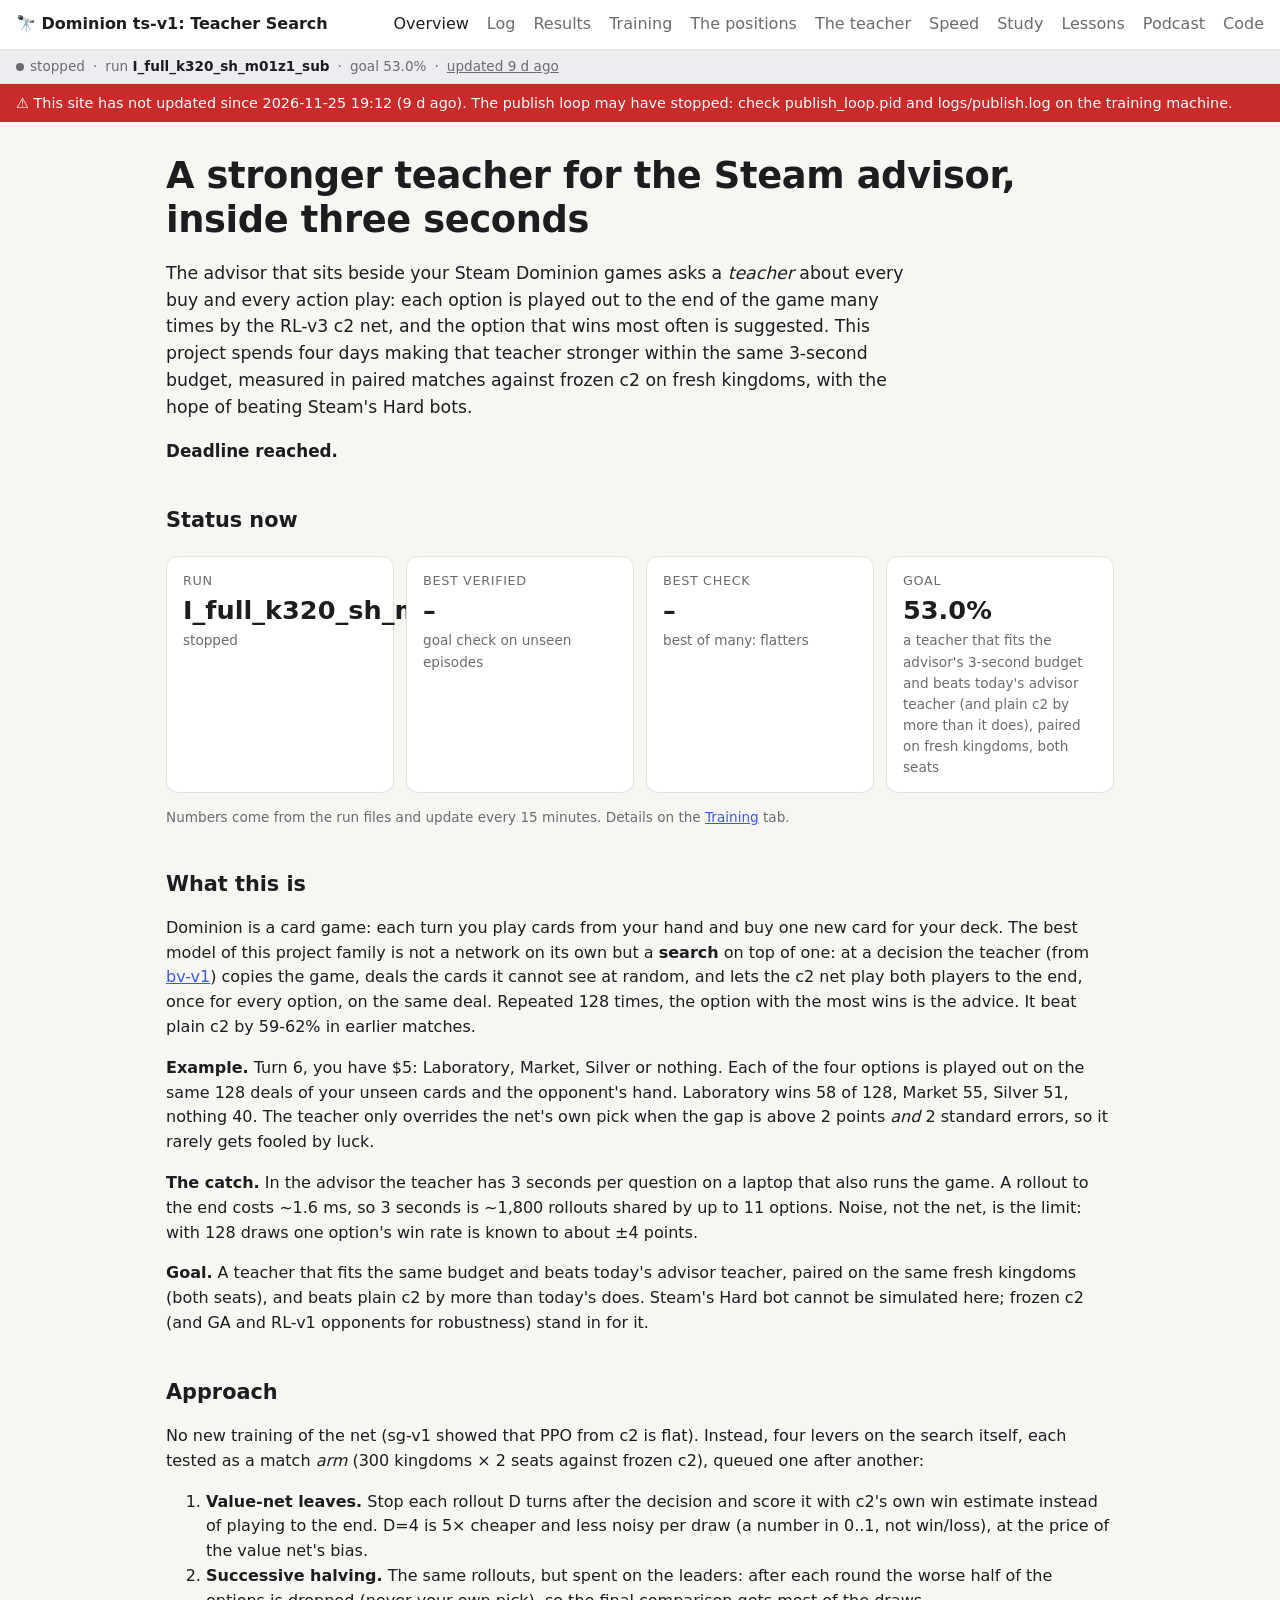
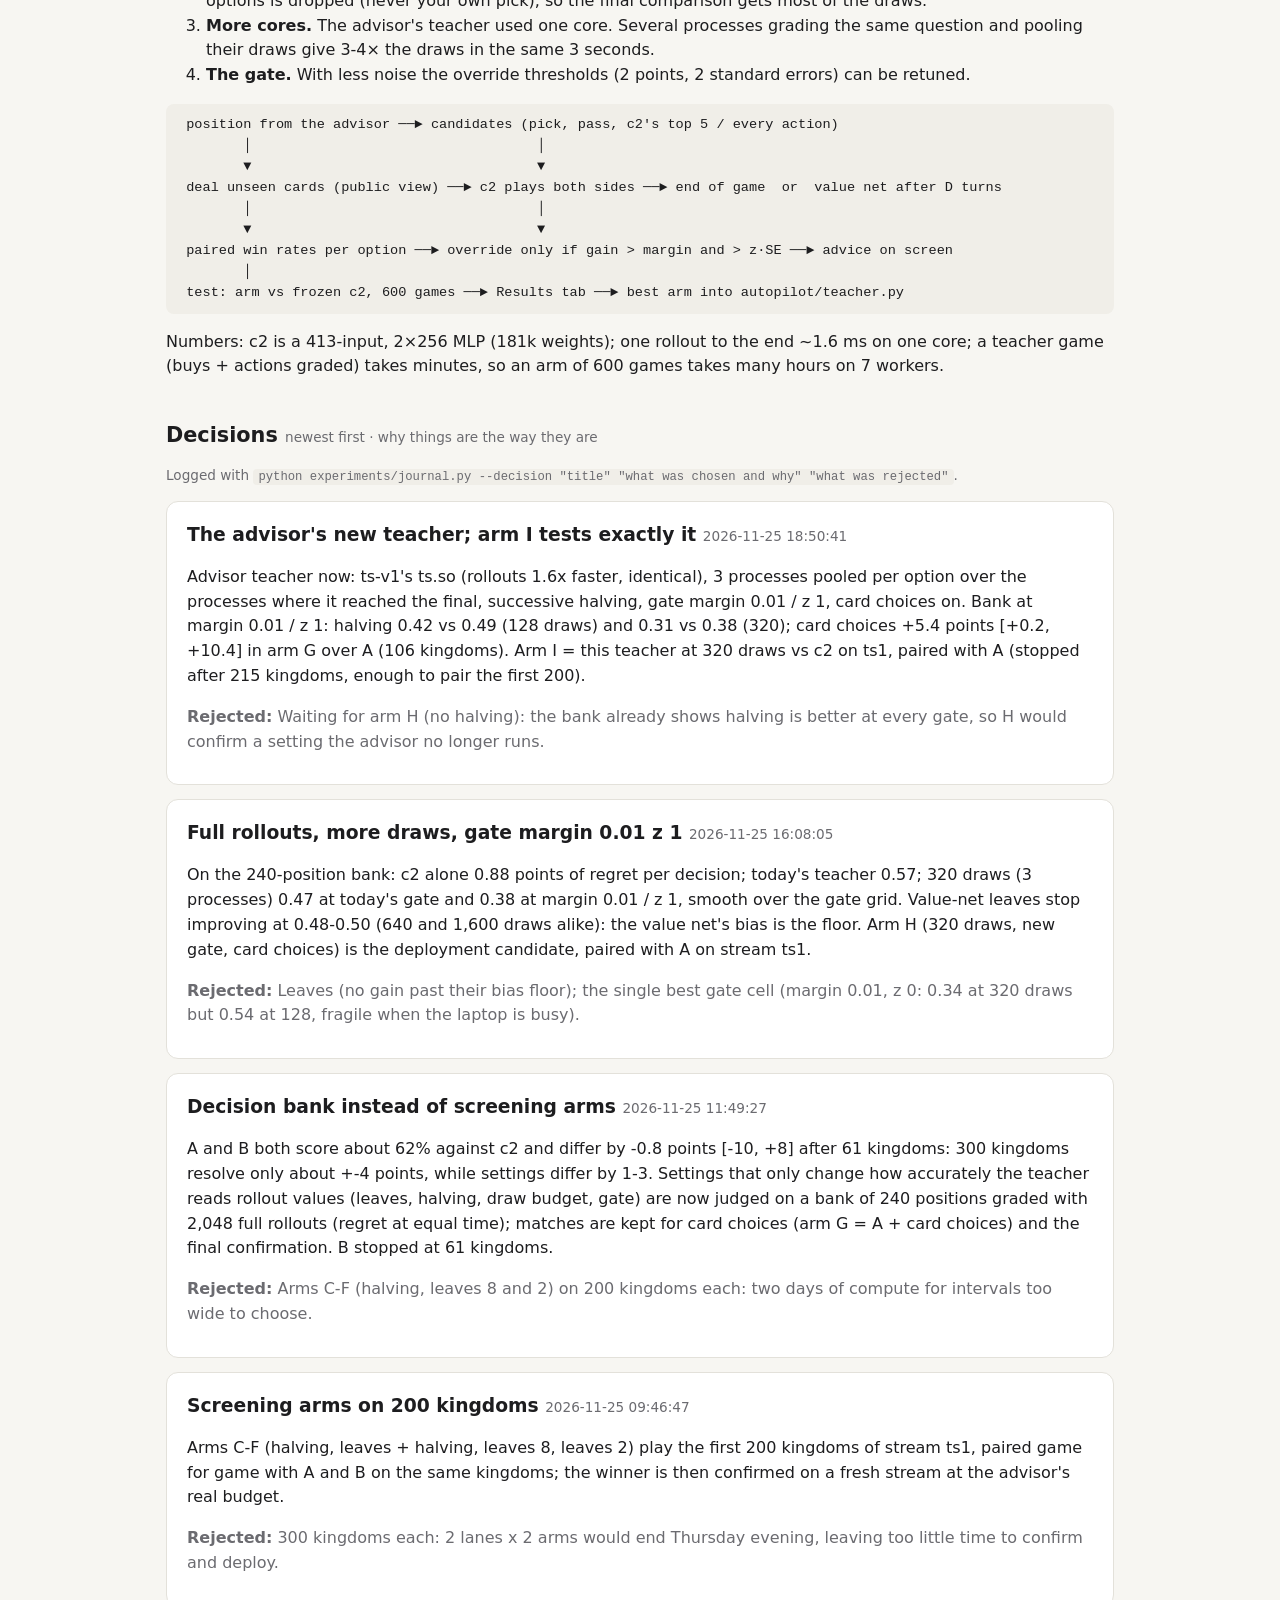
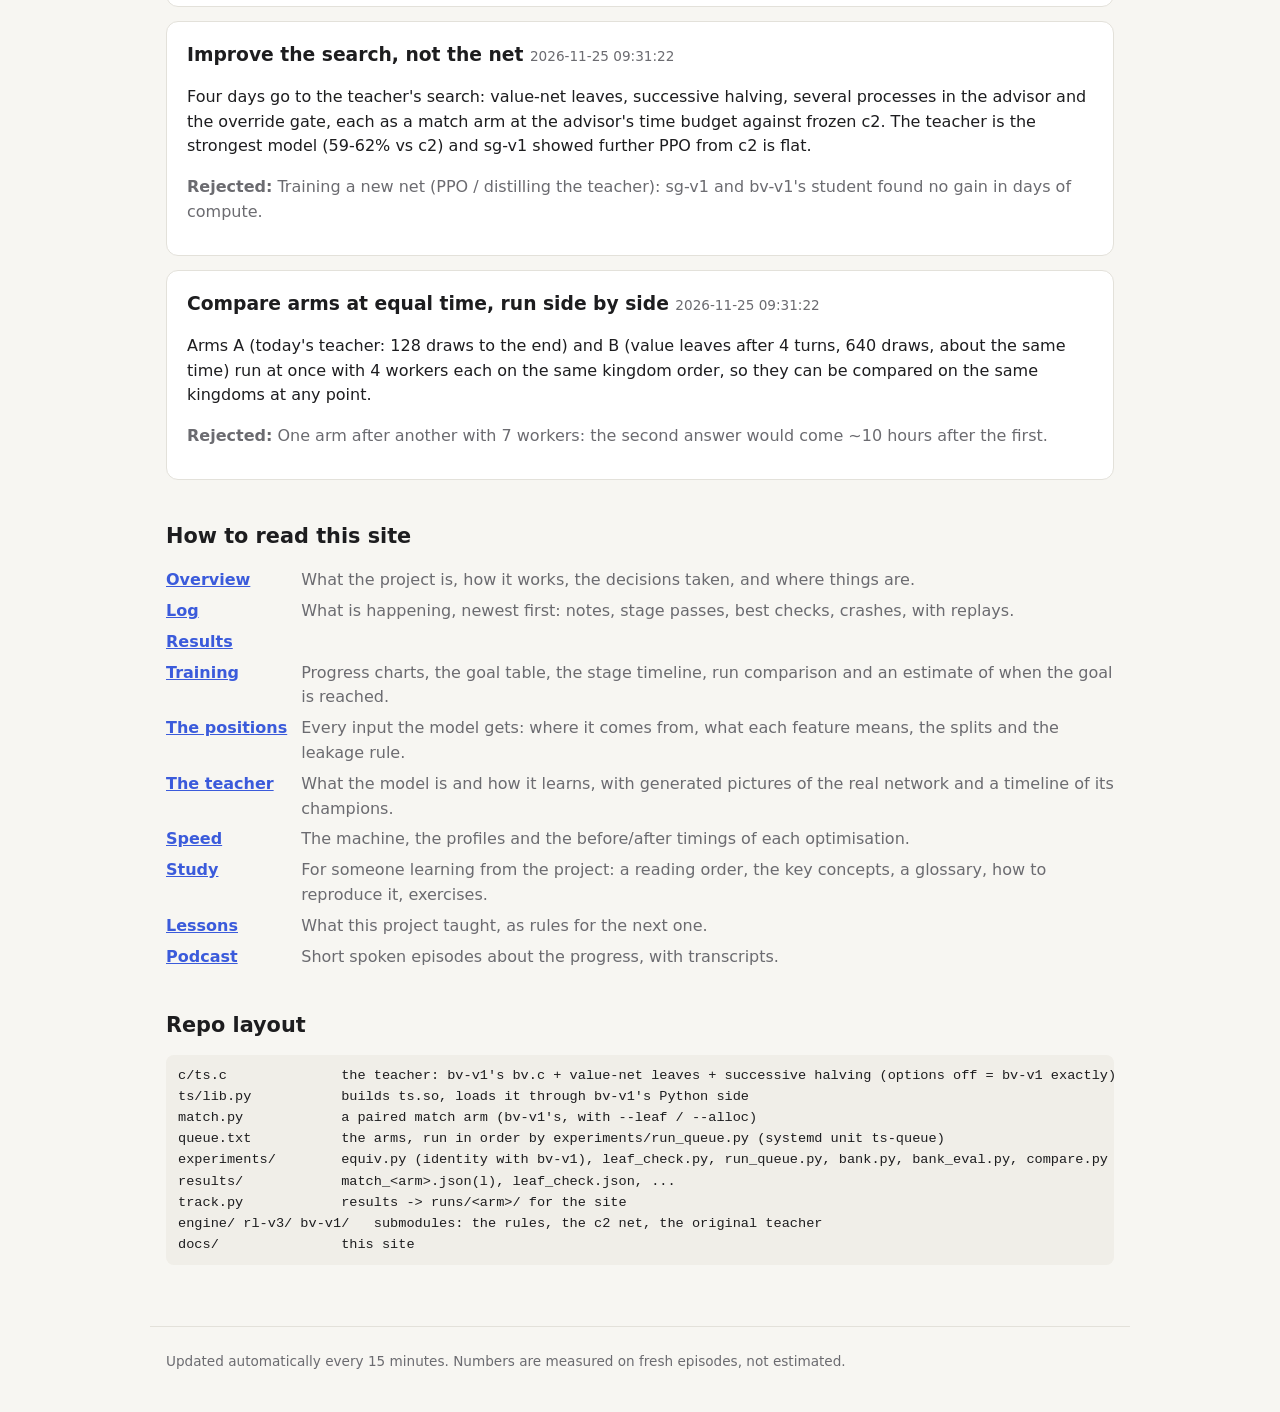
<file: docs/index.html>
<!doctype html>
<html lang="en">
<head>
<meta charset="utf-8">
<meta name="viewport" content="width=device-width, initial-scale=1">
<title>Overview</title>
<link rel="stylesheet" href="style.css?v=d5cc2c7c">
</head>
<body>
<main>
<header class="hero">
  <h1>A stronger teacher for the Steam advisor, inside three seconds</h1>
  <p class="lede">The advisor that sits beside your Steam Dominion games asks a <em>teacher</em> about every buy and every action play: each option is played out to the end of the game many times by the RL-v3 c2 net, and the option that wins most often is suggested. This project spends four days making that teacher stronger within the same 3-second budget, measured in paired matches against frozen c2 on fresh kingdoms, with the hope of beating Steam's Hard bots.</p>
  <p class="countdown" id="countdown"></p>
</header>

<section>
  <h2>Status now</h2>
  <div class="cards" id="cards"></div>
  <p class="muted small">Numbers come from the run files and update every 15 minutes. Details on the <a href="training.html">Training</a> tab.</p>
</section>

<section>
  <h2>What this is</h2>
  <p>Dominion is a card game: each turn you play cards from your hand and buy one new card for your deck. The best
  model of this project family is not a network on its own but a <strong>search</strong> on top of one: at a decision
  the teacher (from <a href="https://jca374.github.io/dominion-bv-v1/">bv-v1</a>) copies the game, deals the cards it
  cannot see at random, and lets the c2 net play both players to the end, once for every option, on the same deal.
  Repeated 128 times, the option with the most wins is the advice. It beat plain c2 by 59-62% in earlier matches.</p>
  <p><strong>Example.</strong> Turn 6, you have $5: Laboratory, Market, Silver or nothing. Each of the four options is
  played out on the same 128 deals of your unseen cards and the opponent's hand. Laboratory wins 58 of 128, Market 55,
  Silver 51, nothing 40. The teacher only overrides the net's own pick when the gap is above 2 points <em>and</em>
  2 standard errors, so it rarely gets fooled by luck.</p>
  <p><strong>The catch.</strong> In the advisor the teacher has 3 seconds per question on a laptop that also runs the
  game. A rollout to the end costs ~1.6 ms, so 3 seconds is ~1,800 rollouts shared by up to 11 options. Noise, not
  the net, is the limit: with 128 draws one option's win rate is known to about ±4 points.</p>
  <p><strong>Goal.</strong> A teacher that fits the same budget and beats today's advisor teacher, paired on the same
  fresh kingdoms (both seats), and beats plain c2 by more than today's does. Steam's Hard bot cannot be simulated here;
  frozen c2 (and GA and RL-v1 opponents for robustness) stand in for it.</p>
</section>

<section>
  <h2>Approach</h2>
  <p>No new training of the net (sg-v1 showed that PPO from c2 is flat). Instead, four levers on the search itself,
  each tested as a match <em>arm</em> (300 kingdoms × 2 seats against frozen c2), queued one after another:</p>
  <ol>
   <li><strong>Value-net leaves.</strong> Stop each rollout D turns after the decision and score it with c2's own win
   estimate instead of playing to the end. D=4 is 5× cheaper and less noisy per draw (a number in 0..1, not win/loss),
   at the price of the value net's bias.</li>
   <li><strong>Successive halving.</strong> The same rollouts, but spent on the leaders: after each round the worse
   half of the options is dropped (never your own pick), so the final comparison gets most of the draws.</li>
   <li><strong>More cores.</strong> The advisor's teacher used one core. Several processes grading the same question
   and pooling their draws give 3-4× the draws in the same 3 seconds.</li>
   <li><strong>The gate.</strong> With less noise the override thresholds (2 points, 2 standard errors) can be retuned.</li>
  </ol>
<pre>
 position from the advisor ──► candidates (pick, pass, c2's top 5 / every action)
        │                                   │
        ▼                                   ▼
 deal unseen cards (public view) ──► c2 plays both sides ──► end of game  or  value net after D turns
        │                                   │
        ▼                                   ▼
 paired win rates per option ──► override only if gain > margin and > z·SE ──► advice on screen
        │
 test: arm vs frozen c2, 600 games ──► Results tab ──► best arm into autopilot/teacher.py
</pre>
  <p>Numbers: c2 is a 413-input, 2×256 MLP (181k weights); one rollout to the end ~1.6 ms on one core; a teacher game
  (buys + actions graded) takes minutes, so an arm of 600 games takes many hours on 7 workers.</p>
</section>

<section>
  <h2>Decisions <span class="muted small">newest first · why things are the way they are</span></h2>
  <p class="muted small">Logged with <code>python experiments/journal.py --decision "title" "what was chosen and why" "what was rejected"</code>.</p>
  <div id="decisions"></div>
</section>

<section>
  <h2>How to read this site</h2>
  <div id="guide"></div>
</section>

<section>
  <h2>Repo layout</h2>
<pre>
c/ts.c              the teacher: bv-v1's bv.c + value-net leaves + successive halving (options off = bv-v1 exactly)
ts/lib.py           builds ts.so, loads it through bv-v1's Python side
match.py            a paired match arm (bv-v1's, with --leaf / --alloc)
queue.txt           the arms, run in order by experiments/run_queue.py (systemd unit ts-queue)
experiments/        equiv.py (identity with bv-v1), leaf_check.py, run_queue.py, bank.py, bank_eval.py, compare.py
results/            match_&lt;arm&gt;.json(l), leaf_check.json, ...
track.py            results -&gt; runs/&lt;arm&gt;/ for the site
engine/ rl-v3/ bv-v1/   submodules: the rules, the c2 net, the original teacher
docs/               this site
</pre>
</section>
</main>
<footer>Updated automatically every 15 minutes. Numbers are measured on fresh episodes, not estimated.</footer>
<script src="site.js?v=a8f18eb9"></script>
<script src="common.js?v=cf5d53e1"></script>
<script src="project.js?v=092dcfd4"></script>
<script src="overview.js?v=cb92b7c0"></script>
</body>
</html>
</file>
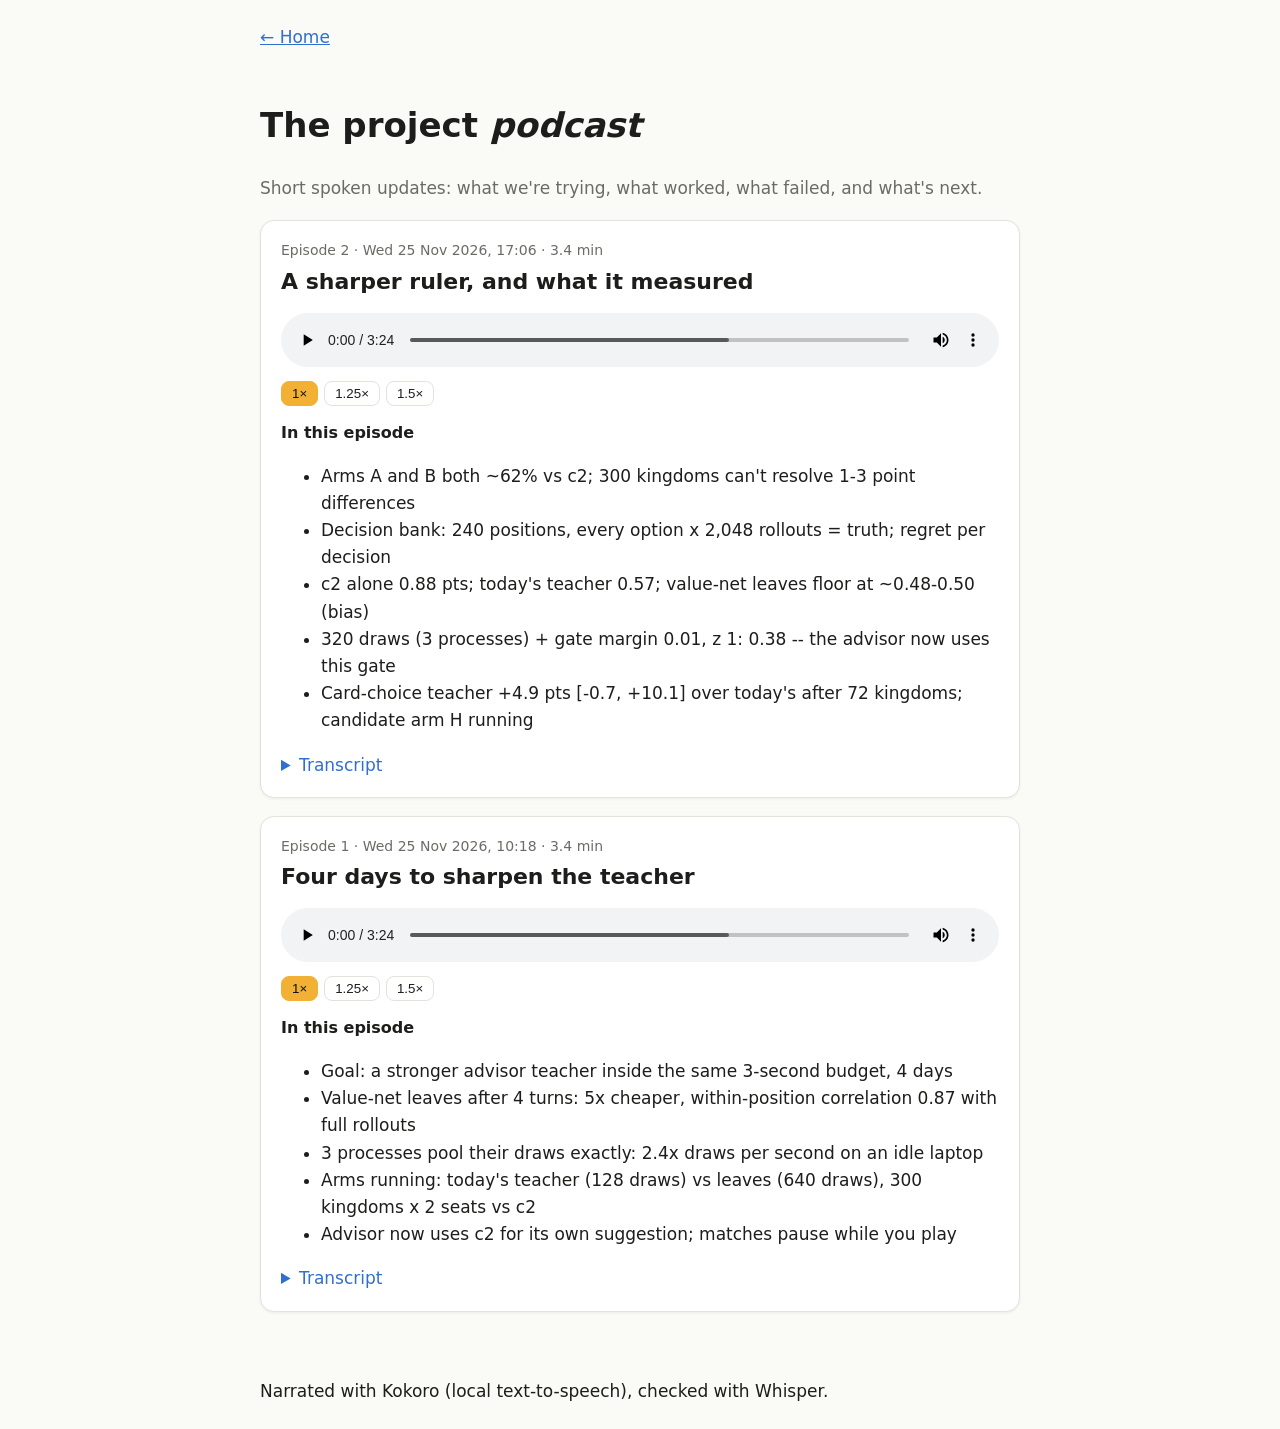
<file: docs/podcast/index.html>
<!doctype html>
<html lang="en">
<head>
<meta charset="utf-8">
<meta name="viewport" content="width=device-width, initial-scale=1">
<title>Project Podcast</title>
<style>
  :root { --bg:#fafaf7; --surface:#fff; --text:#1d1d1b; --muted:#6b6b66; --line:#e3e2dc; --accent:#f2b134; --blue:#2f6fd0; --shadow:0 1px 3px rgba(0,0,0,.06); }
  @media (prefers-color-scheme: dark) { :root { --bg:#15161a; --surface:#1e2026; --text:#e8e6e1; --muted:#9a988f; --line:#2e3038; --blue:#7fb0ff; } }
  body { background:var(--bg); color:var(--text); font:17px/1.6 system-ui, sans-serif; margin:0; }
  .wrap { max-width:760px; margin:0 auto; padding:24px 16px; } .lede { color:var(--muted); }
  a { color:var(--blue); } .btn { border:1px solid var(--line); background:var(--surface); color:var(--text); border-radius:8px; padding:4px 10px; cursor:pointer; }
  .ep { background: var(--surface); border: 1px solid var(--line); border-radius: 14px; padding: 18px 20px; margin: 18px 0; box-shadow: var(--shadow); }
  .ep h2 { margin: 2px 0 2px; font-size: 22px; }
  .ep .meta { color: var(--muted); font-size: 14px; }
  .ep audio { width: 100%; margin: 12px 0 6px; }
  .speeds { display: flex; gap: 6px; flex-wrap: wrap; }
  .speeds button.on { background: var(--accent); color: #111; border-color: var(--accent); }
  details { margin-top: 10px; } summary { cursor: pointer; color: var(--blue); }
  .transcript p { margin: 0 0 12px; }
</style>
</head>
<body data-root="..">
<header class="wrap" style="padding-bottom:0"><a href="../index.html">&larr; Home</a></header>
<main class="wrap narrow">
  <div class="hero" style="padding-bottom:0">
    <h1>The project <em>podcast</em></h1>
    <p class="lede">Short spoken updates: what we're trying, what worked, what failed, and what's next.</p>
  </div>
  <div id="eps"><p class="note">Loading…</p></div>
</main>
<footer class="wrap narrow">Narrated with Kokoro (local text-to-speech), checked with Whisper.</footer>
<script>
fetch("../data/podcast.json", { cache: "no-store" }).then(r => r.json()).then(d => {
  document.getElementById("eps").innerHTML = d.episodes.length ? d.episodes.map(e => `
    <div class="ep"><div class="meta">Episode ${e.n} · ${e.date} · ${e.minutes} min</div><h2>${e.title.replace(/^Episode \d+:\s*/, "")}</h2>
      <audio controls preload="metadata" src="${e.mp3}"></audio>
      <div class="speeds">${[1, 1.25, 1.5].map(s => `<button class="btn${s === 1 ? " on" : ""}" data-s="${s}">${s}×</button>`).join("")}</div>
      ${e.notes.length ? `<h3 style="font-size:16px;margin:14px 0 4px">In this episode</h3><ul>${e.notes.map(n => `<li>${n}</li>`).join("")}</ul>` : ""}
      <details><summary>Transcript</summary><div class="transcript">${e.transcript.map(p => `<p>${p}</p>`).join("")}</div></details>
    </div>`).join("") : "<p>No episodes yet.</p>";
  document.querySelectorAll(".ep").forEach(ep => ep.querySelectorAll(".speeds button").forEach(b => b.onclick = () => {
    ep.querySelector("audio").playbackRate = +b.dataset.s;
    ep.querySelectorAll(".speeds button").forEach(x => x.classList.toggle("on", x === b));
  }));
});
</script>
</body>
</html>
</file>
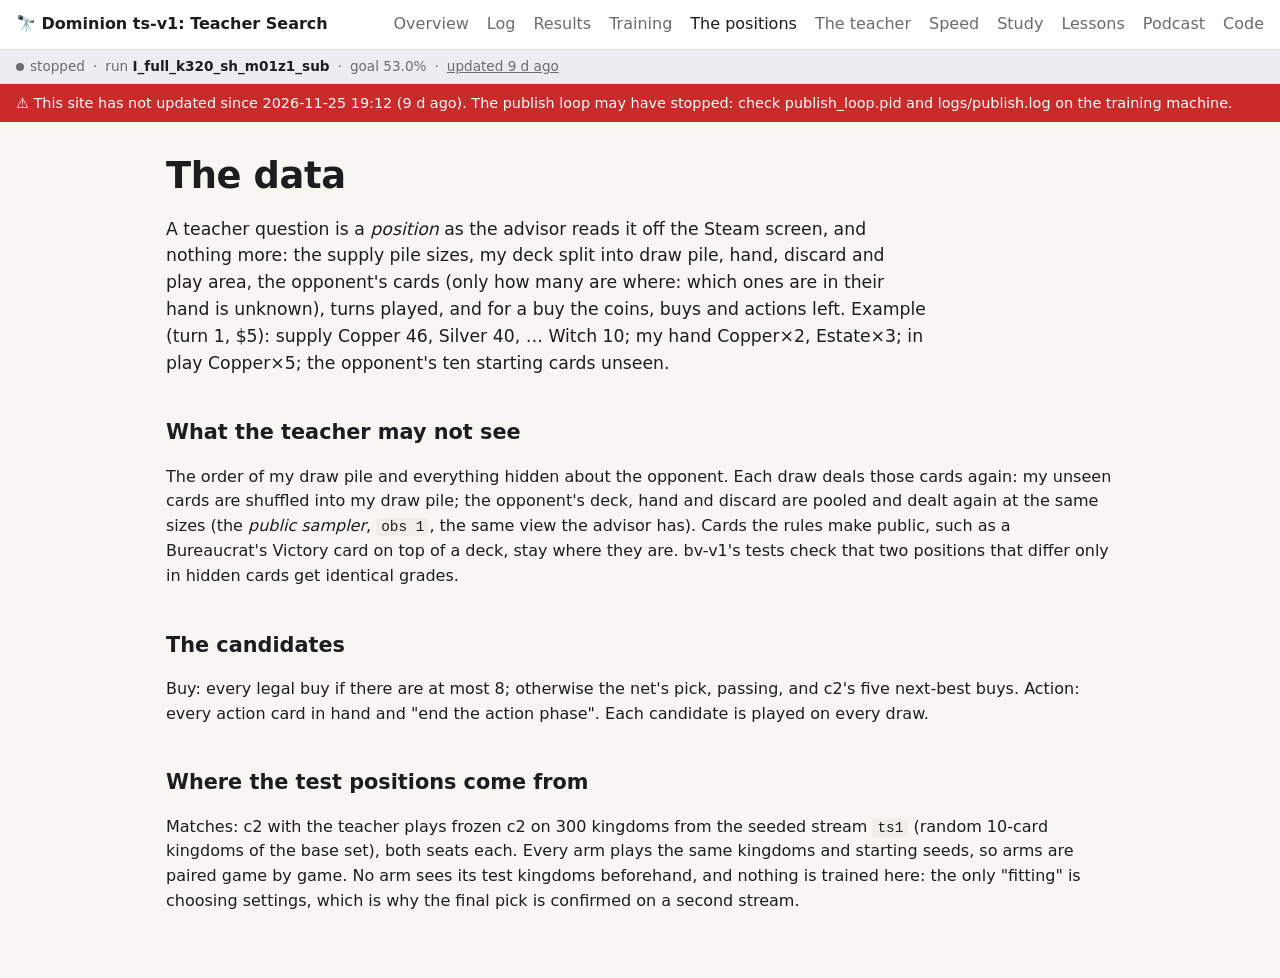
<file: docs/inputs.html>
<!doctype html>
<html lang="en">
<head>
<meta charset="utf-8">
<meta name="viewport" content="width=device-width, initial-scale=1">
<title>The data</title>
<link rel="stylesheet" href="style.css?v=d5cc2c7c">
</head>
<body>
<main>
<h1>The data</h1>
<p class="lede">A teacher question is a <em>position</em> as the advisor reads it off the Steam screen,
and nothing more: the supply pile sizes, my deck split into draw pile, hand, discard and play area, the opponent's
cards (only how many are where: which ones are in their hand is unknown), turns played, and for a buy the coins, buys
and actions left. Example (turn 1, $5): supply Copper 46, Silver 40, … Witch 10; my hand Copper×2, Estate×3; in play
Copper×5; the opponent's ten starting cards unseen.</p>
<h2>What the teacher may not see</h2>
<p>The order of my draw pile and everything hidden about the opponent. Each draw deals those cards again: my unseen
cards are shuffled into my draw pile; the opponent's deck, hand and discard are pooled and dealt again at the same
sizes (the <em>public sampler</em>, <code>obs 1</code>, the same view the advisor has). Cards the rules make public, such
as a Bureaucrat's Victory card on top of a deck, stay where they are. bv-v1's tests check that two positions that differ
only in hidden cards get identical grades.</p>
<h2>The candidates</h2>
<p>Buy: every legal buy if there are at most 8; otherwise the net's pick, passing, and c2's five next-best buys.
Action: every action card in hand and "end the action phase". Each candidate is played on every draw.</p>
<h2>Where the test positions come from</h2>
<p>Matches: c2 with the teacher plays frozen c2 on 300 kingdoms from the seeded stream <code>ts1</code> (random 10-card
kingdoms of the base set), both seats each. Every arm plays the same kingdoms and starting seeds, so arms are paired
game by game. No arm sees its test kingdoms beforehand, and nothing is trained here: the only "fitting" is choosing
settings, which is why the final pick is confirmed on a second stream.</p>
</main>
<script src="site.js?v=a8f18eb9"></script>
<script src="common.js?v=cf5d53e1"></script>
<script src="project.js?v=092dcfd4"></script>
</body>
</html>
</file>
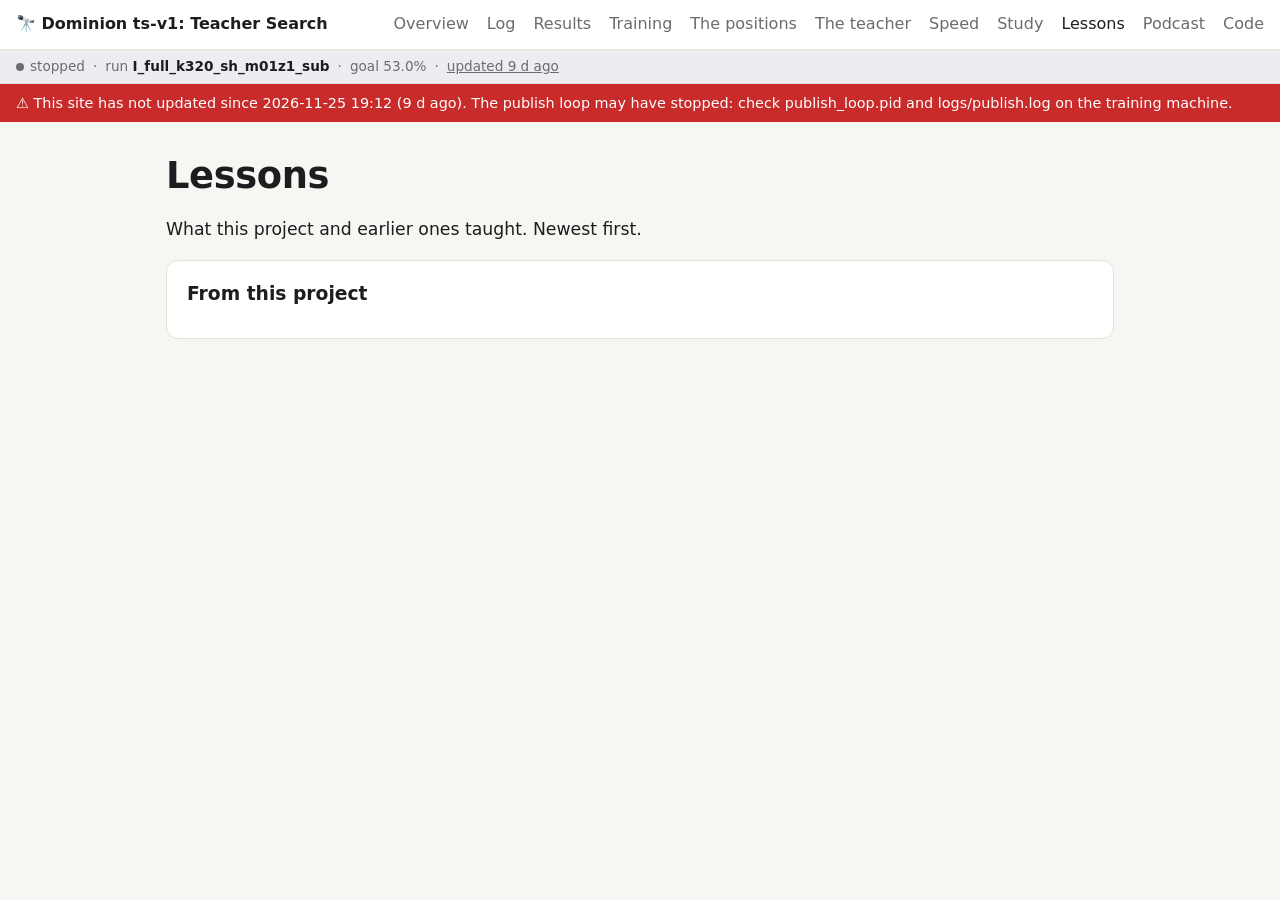
<file: docs/lessons.html>
<!doctype html>
<html lang="en">
<head>
<meta charset="utf-8">
<meta name="viewport" content="width=device-width, initial-scale=1">
<title>Lessons</title>
<link rel="stylesheet" href="style.css?v=d5cc2c7c">
</head>
<body>
<main>
<h1>Lessons</h1>
<p class="lede">What this project and earlier ones taught. Newest first.</p>
<div class="box"><h3>From this project</h3><ul id="new"><!-- add lessons as they are learned --></ul></div>
</main>
<script src="site.js?v=a8f18eb9"></script>
<script src="common.js?v=cf5d53e1"></script>
<script src="project.js?v=092dcfd4"></script>

</body>
</html>
</file>
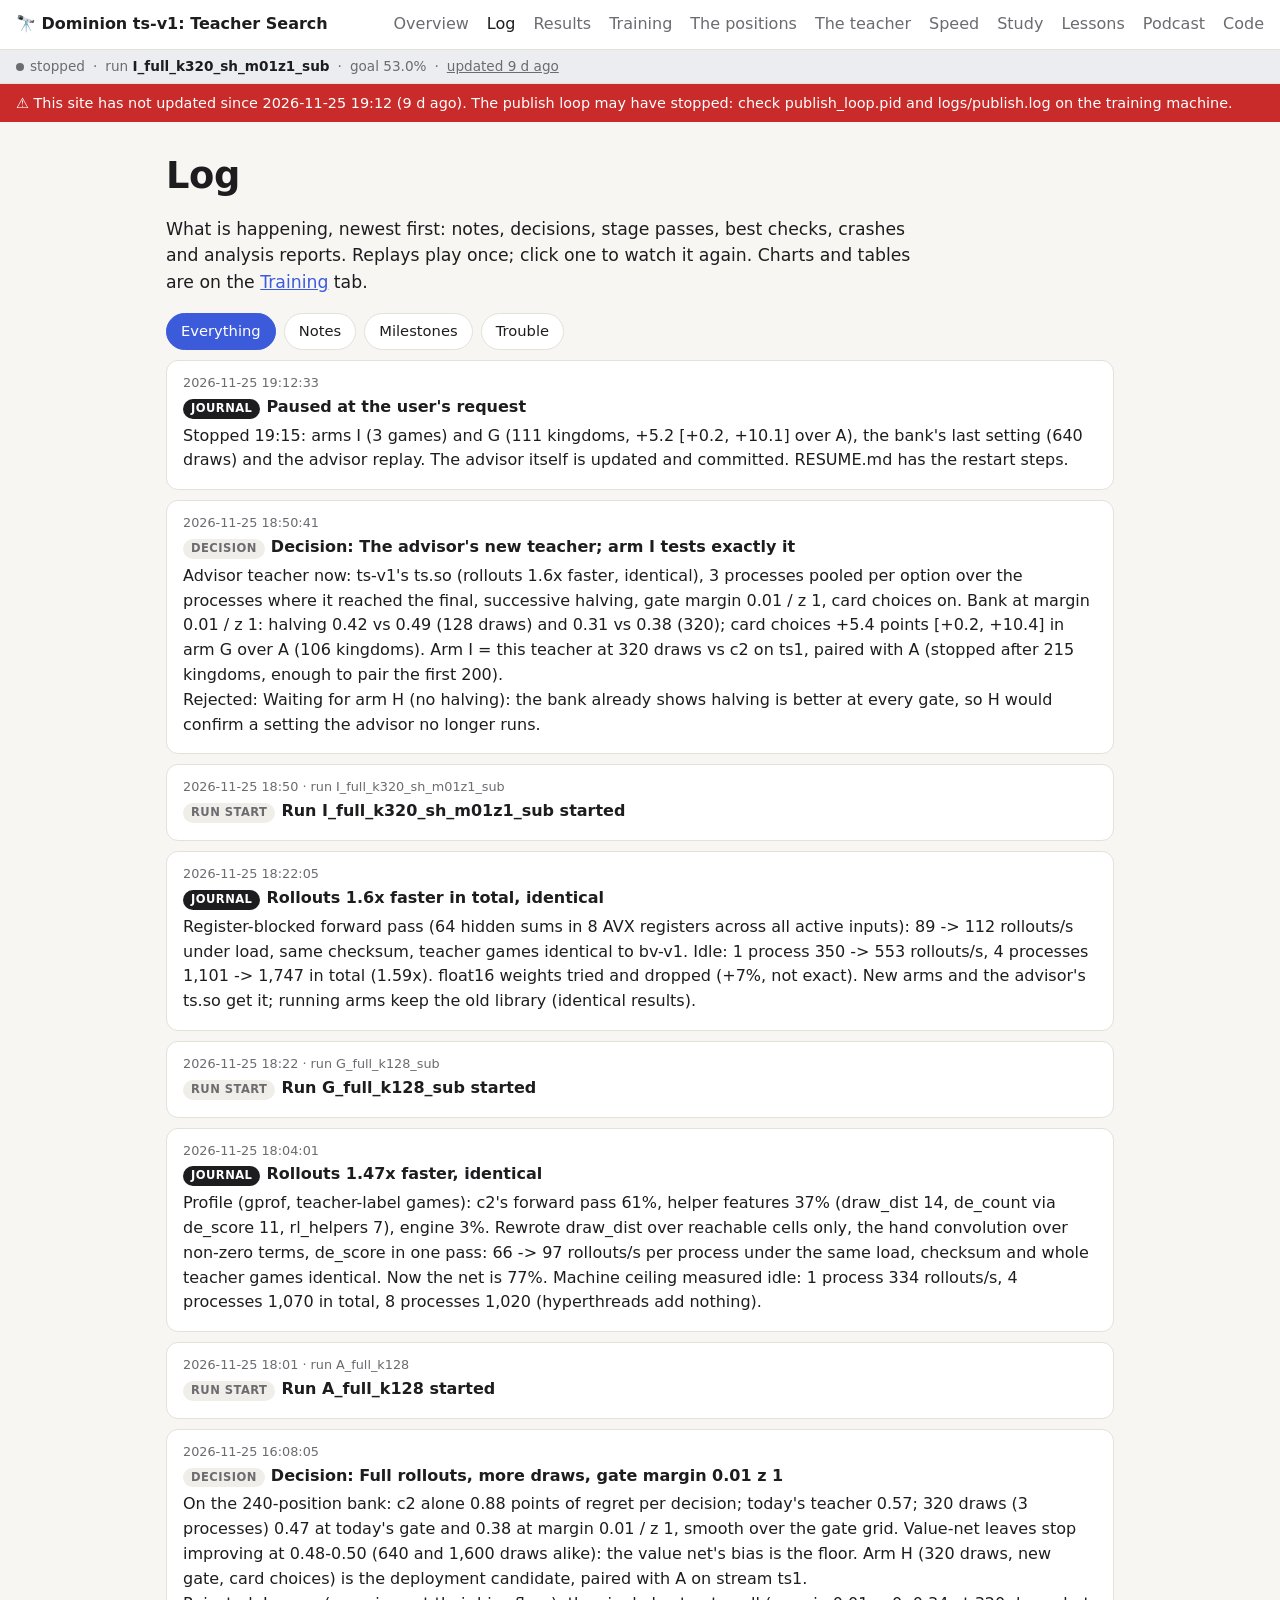
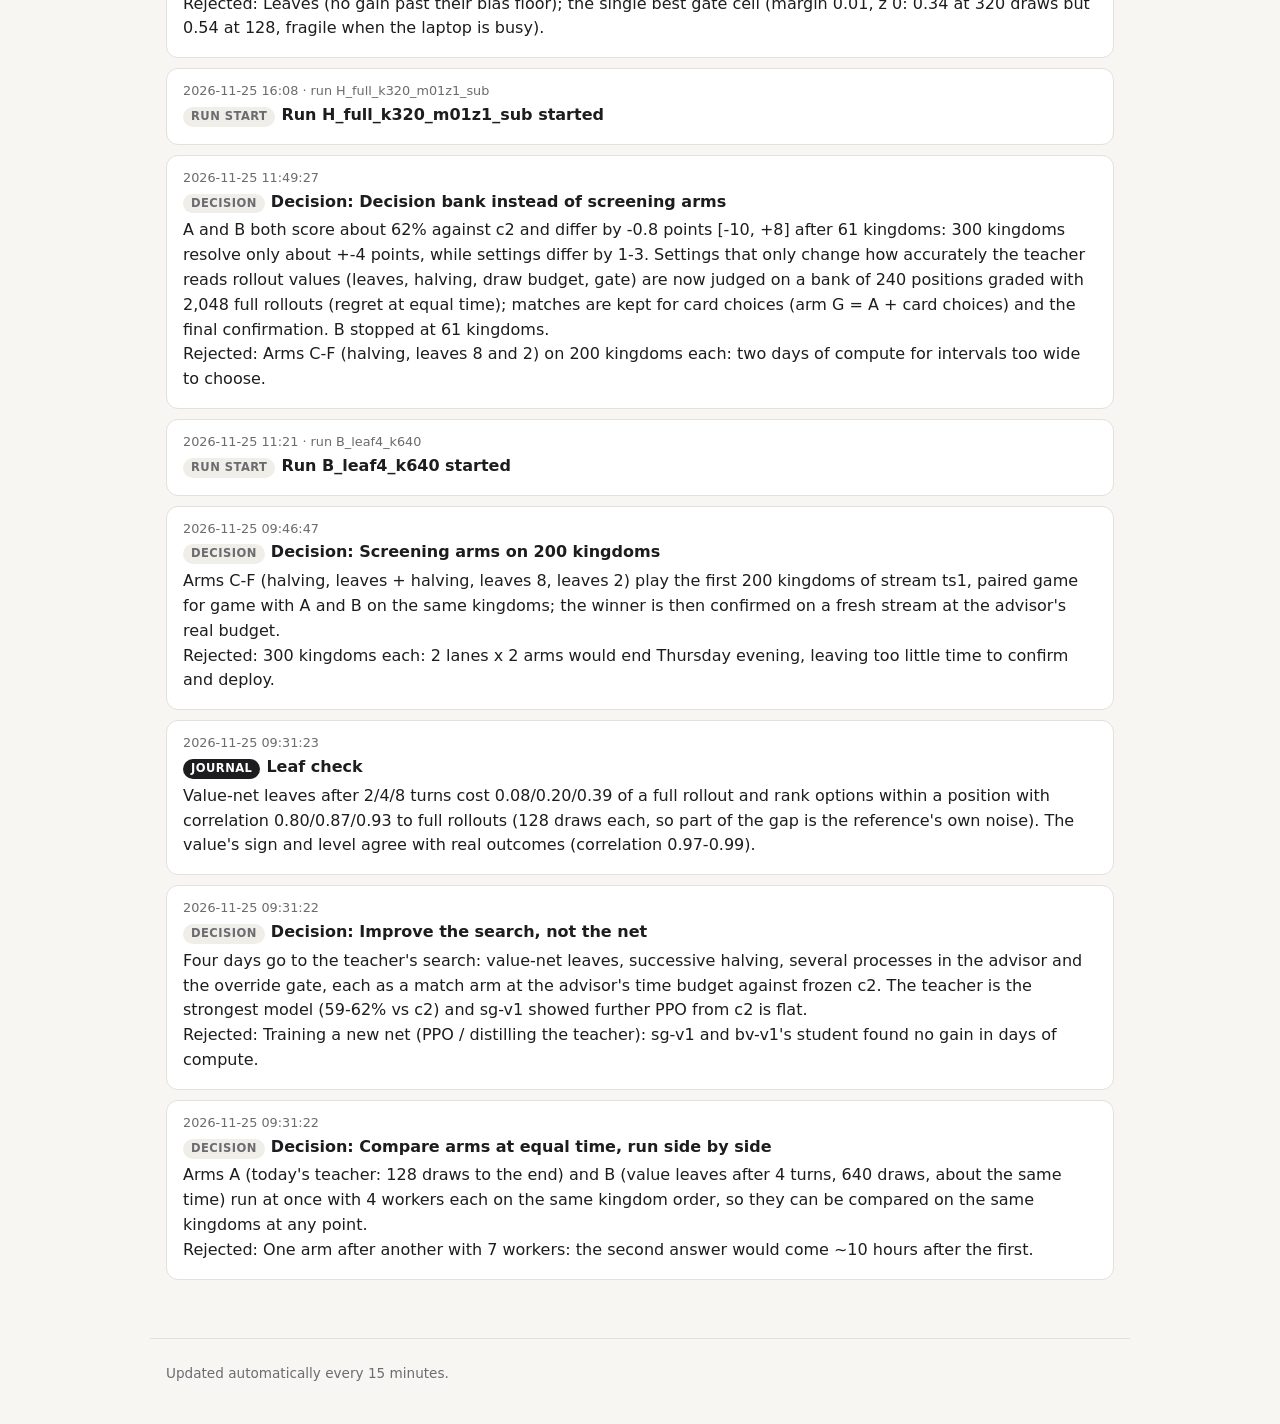
<file: docs/log.html>
<!doctype html>
<html lang="en">
<head>
<meta charset="utf-8">
<meta name="viewport" content="width=device-width, initial-scale=1">
<title>Log</title>
<link rel="stylesheet" href="style.css?v=d5cc2c7c">
</head>
<body>
<main>
<h1>Log</h1>
<p class="lede">What is happening, newest first: notes, decisions, stage passes, best checks, crashes and analysis reports.
Replays play once; click one to watch it again. Charts and tables are on the <a href="training.html">Training</a> tab.</p>
<div class="picker" id="filter">
  <button data-f="" class="on">Everything</button>
  <button data-f="journal,decision,report">Notes</button>
  <button data-f="stage_pass,goal_check,goal_best,check_pass">Milestones</button>
  <button data-f="crash,override,stage_cap">Trouble</button>
</div>
<div id="log"></div>
</main>
<footer>Updated automatically every 15 minutes.</footer>
<script src="site.js?v=a8f18eb9"></script>
<script src="common.js?v=cf5d53e1"></script>
<script src="project.js?v=092dcfd4"></script>
<script src="log.js?v=2628390d"></script>
</body>
</html>
</file>
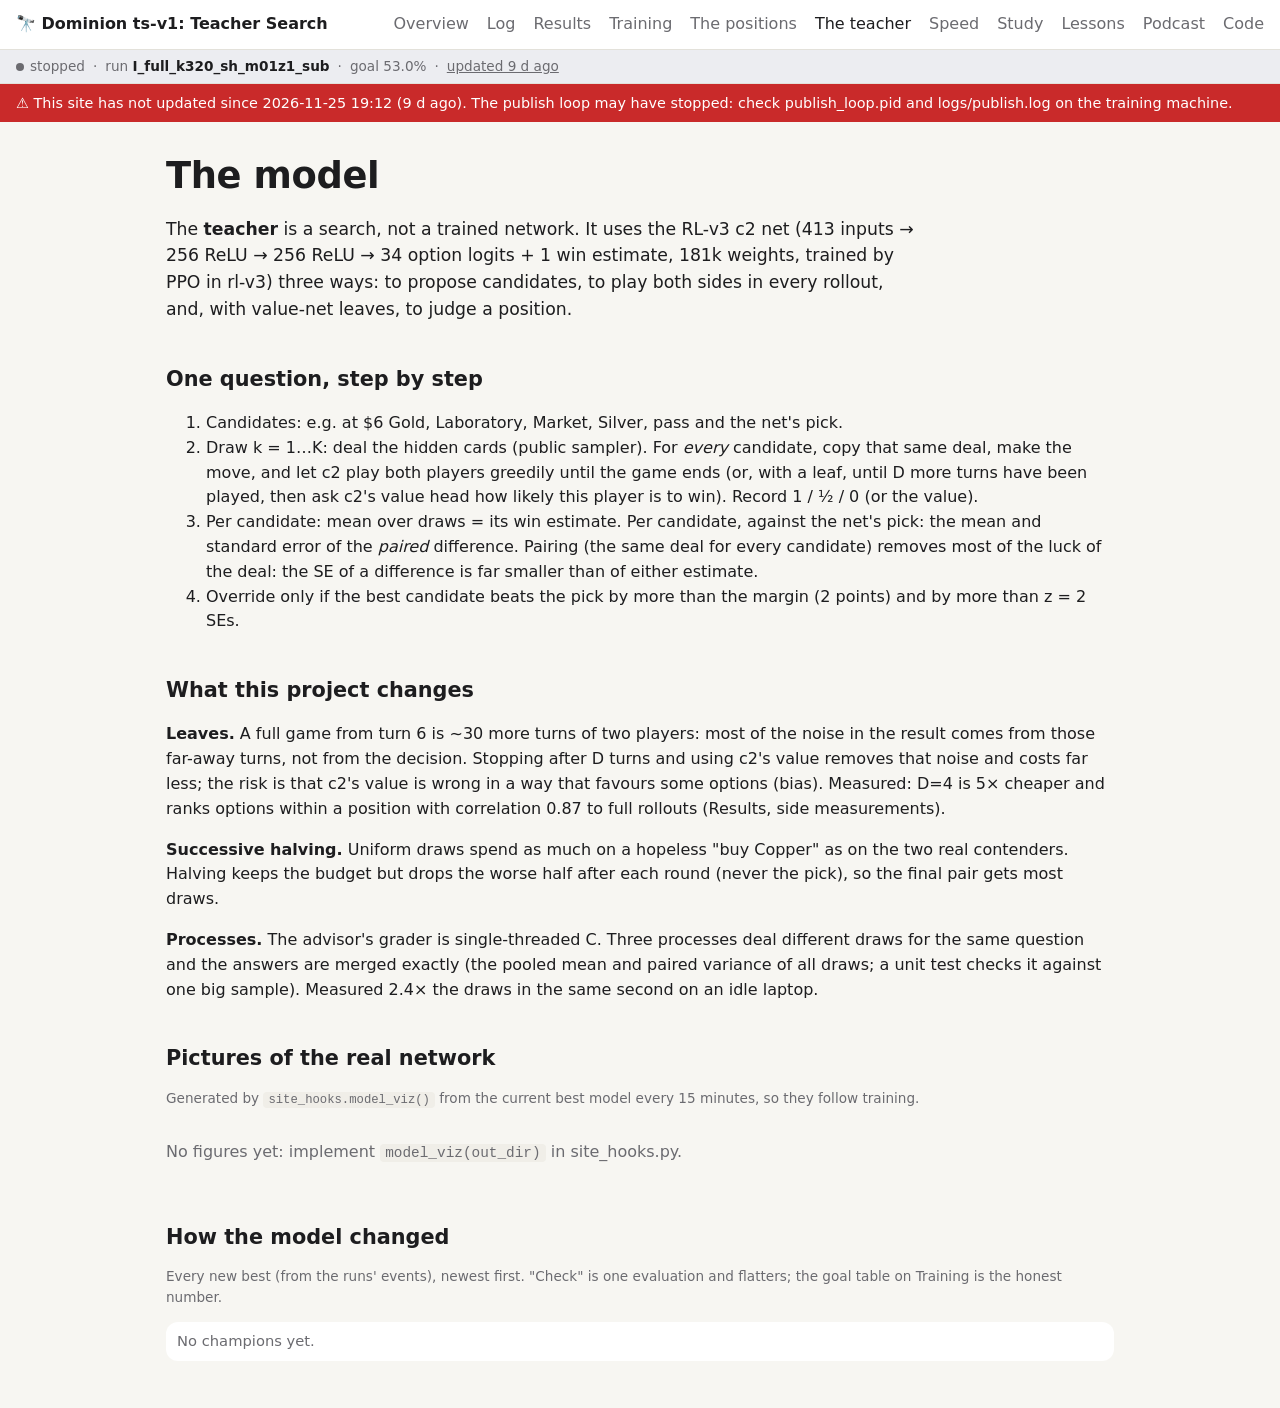
<file: docs/model.html>
<!doctype html>
<html lang="en">
<head>
<meta charset="utf-8">
<meta name="viewport" content="width=device-width, initial-scale=1">
<title>The model</title>
<link rel="stylesheet" href="style.css?v=d5cc2c7c">
</head>
<body>
<main>
<h1>The model</h1>
<p class="lede">The <strong>teacher</strong> is a search, not a trained network. It uses the RL-v3 c2 net
(413 inputs → 256 ReLU → 256 ReLU → 34 option logits + 1 win estimate, 181k weights, trained by PPO in rl-v3) three ways:
to propose candidates, to play both sides in every rollout, and, with value-net leaves, to judge a position.</p>
<h2>One question, step by step</h2>
<ol>
<li>Candidates: e.g. at $6 Gold, Laboratory, Market, Silver, pass and the net's pick.</li>
<li>Draw k = 1…K: deal the hidden cards (public sampler). For <em>every</em> candidate, copy that same deal, make the move, and
let c2 play both players greedily until the game ends (or, with a leaf, until D more turns have been played, then ask c2's
value head how likely this player is to win). Record 1 / ½ / 0 (or the value).</li>
<li>Per candidate: mean over draws = its win estimate. Per candidate, against the net's pick: the mean and standard error of
the <em>paired</em> difference. Pairing (the same deal for every candidate) removes most of the luck of the deal: the SE of
a difference is far smaller than of either estimate.</li>
<li>Override only if the best candidate beats the pick by more than the margin (2 points) and by more than z = 2 SEs.</li>
</ol>
<h2>What this project changes</h2>
<p><strong>Leaves.</strong> A full game from turn 6 is ~30 more turns of two players: most of the noise in the result comes
from those far-away turns, not from the decision. Stopping after D turns and using c2's value removes that noise and costs
far less; the risk is that c2's value is wrong in a way that favours some options (bias). Measured: D=4 is 5× cheaper and
ranks options within a position with correlation 0.87 to full rollouts (Results, side measurements).</p>
<p><strong>Successive halving.</strong> Uniform draws spend as much on a hopeless "buy Copper" as on the two real contenders.
Halving keeps the budget but drops the worse half after each round (never the pick), so the final pair gets most draws.</p>
<p><strong>Processes.</strong> The advisor's grader is single-threaded C. Three processes deal different draws for the same
question and the answers are merged exactly (the pooled mean and paired variance of all draws; a unit test checks it
against one big sample). Measured 2.4× the draws in the same second on an idle laptop.</p></p>

<section>
  <h2>Pictures of the real network</h2>
  <p class="muted small">Generated by <code>site_hooks.model_viz()</code> from the current best model every 15 minutes, so they follow training.</p>
  <div class="figs" id="figs"></div>
</section>

<section>
  <h2>How the model changed</h2>
  <p class="muted small">Every new best (from the runs' events), newest first. "Check" is one evaluation and flatters; the goal table on Training is the honest number.</p>
  <div class="tablewrap"><table class="t" id="champions"></table></div>
</section>
</main>
<script src="site.js?v=a8f18eb9"></script>
<script src="common.js?v=cf5d53e1"></script>
<script src="project.js?v=092dcfd4"></script>
<script src="model.js?v=bcc23452"></script>
</body>
</html>
</file>
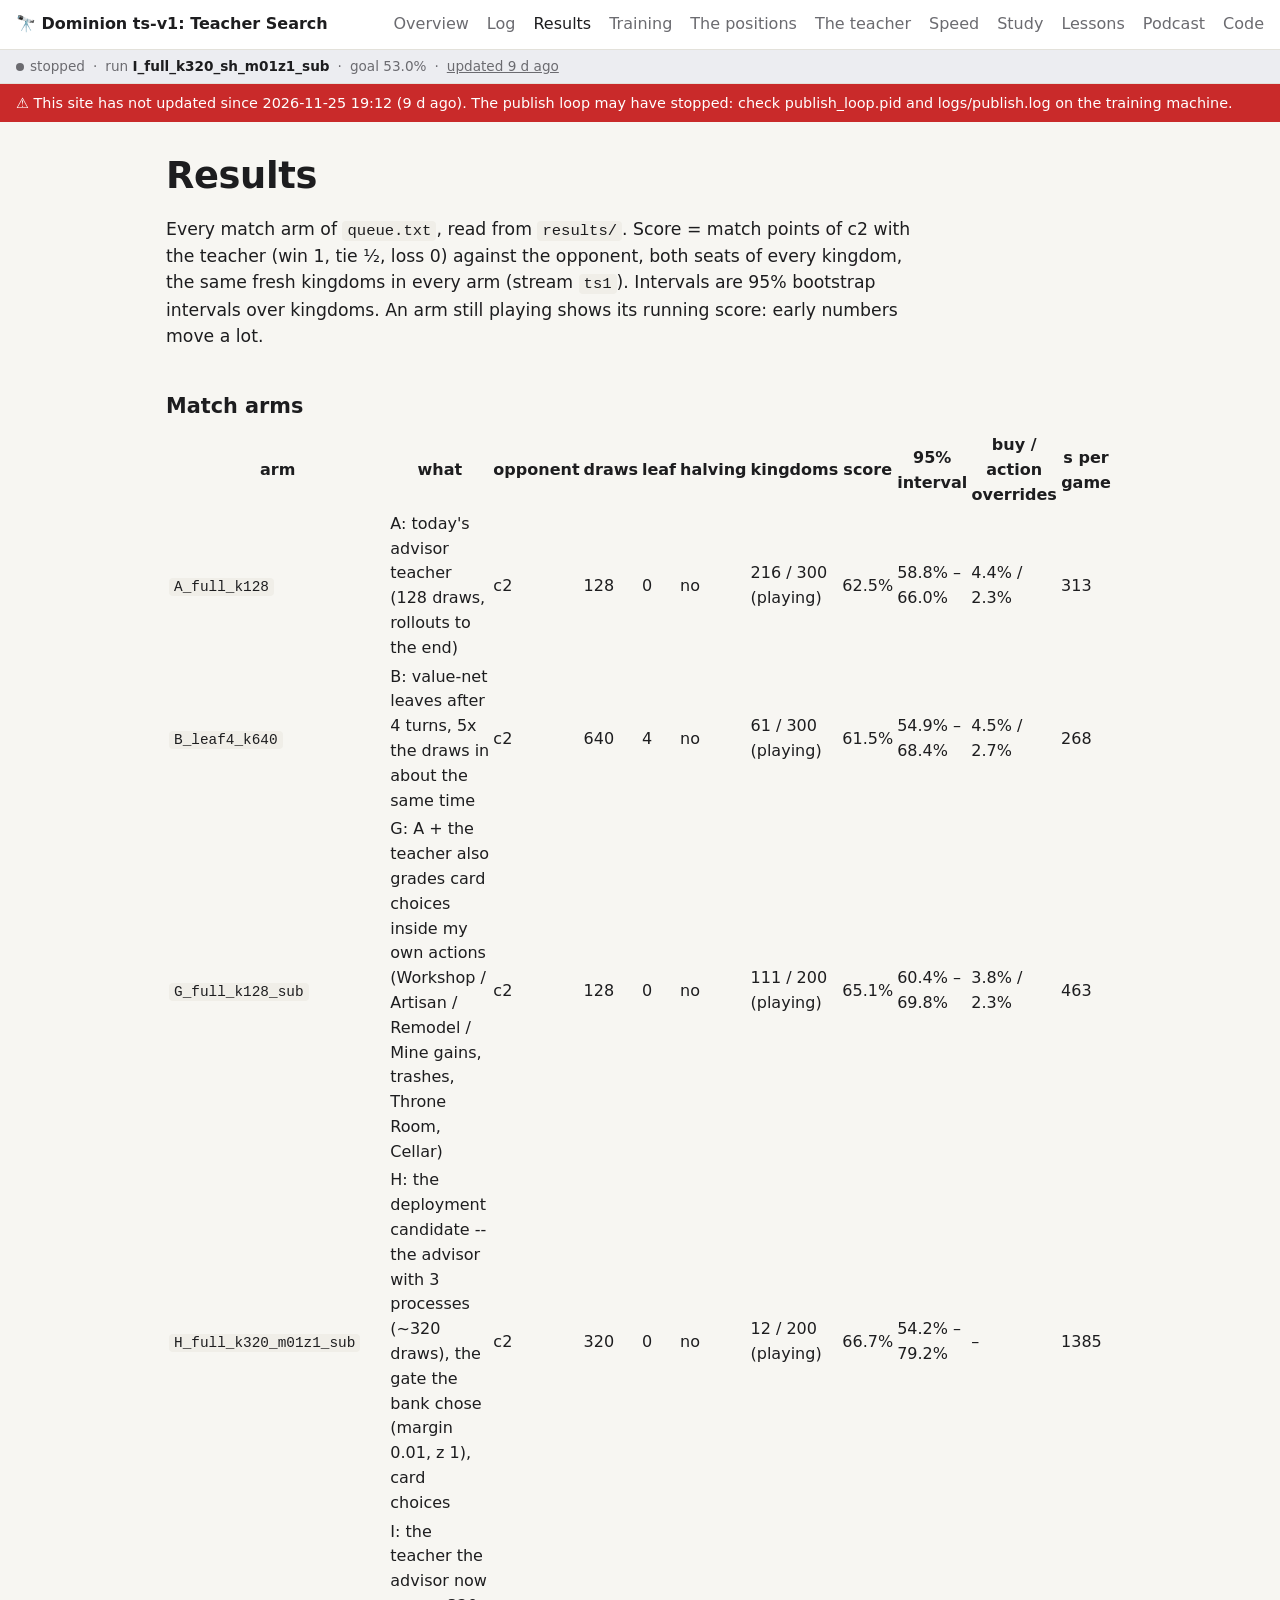
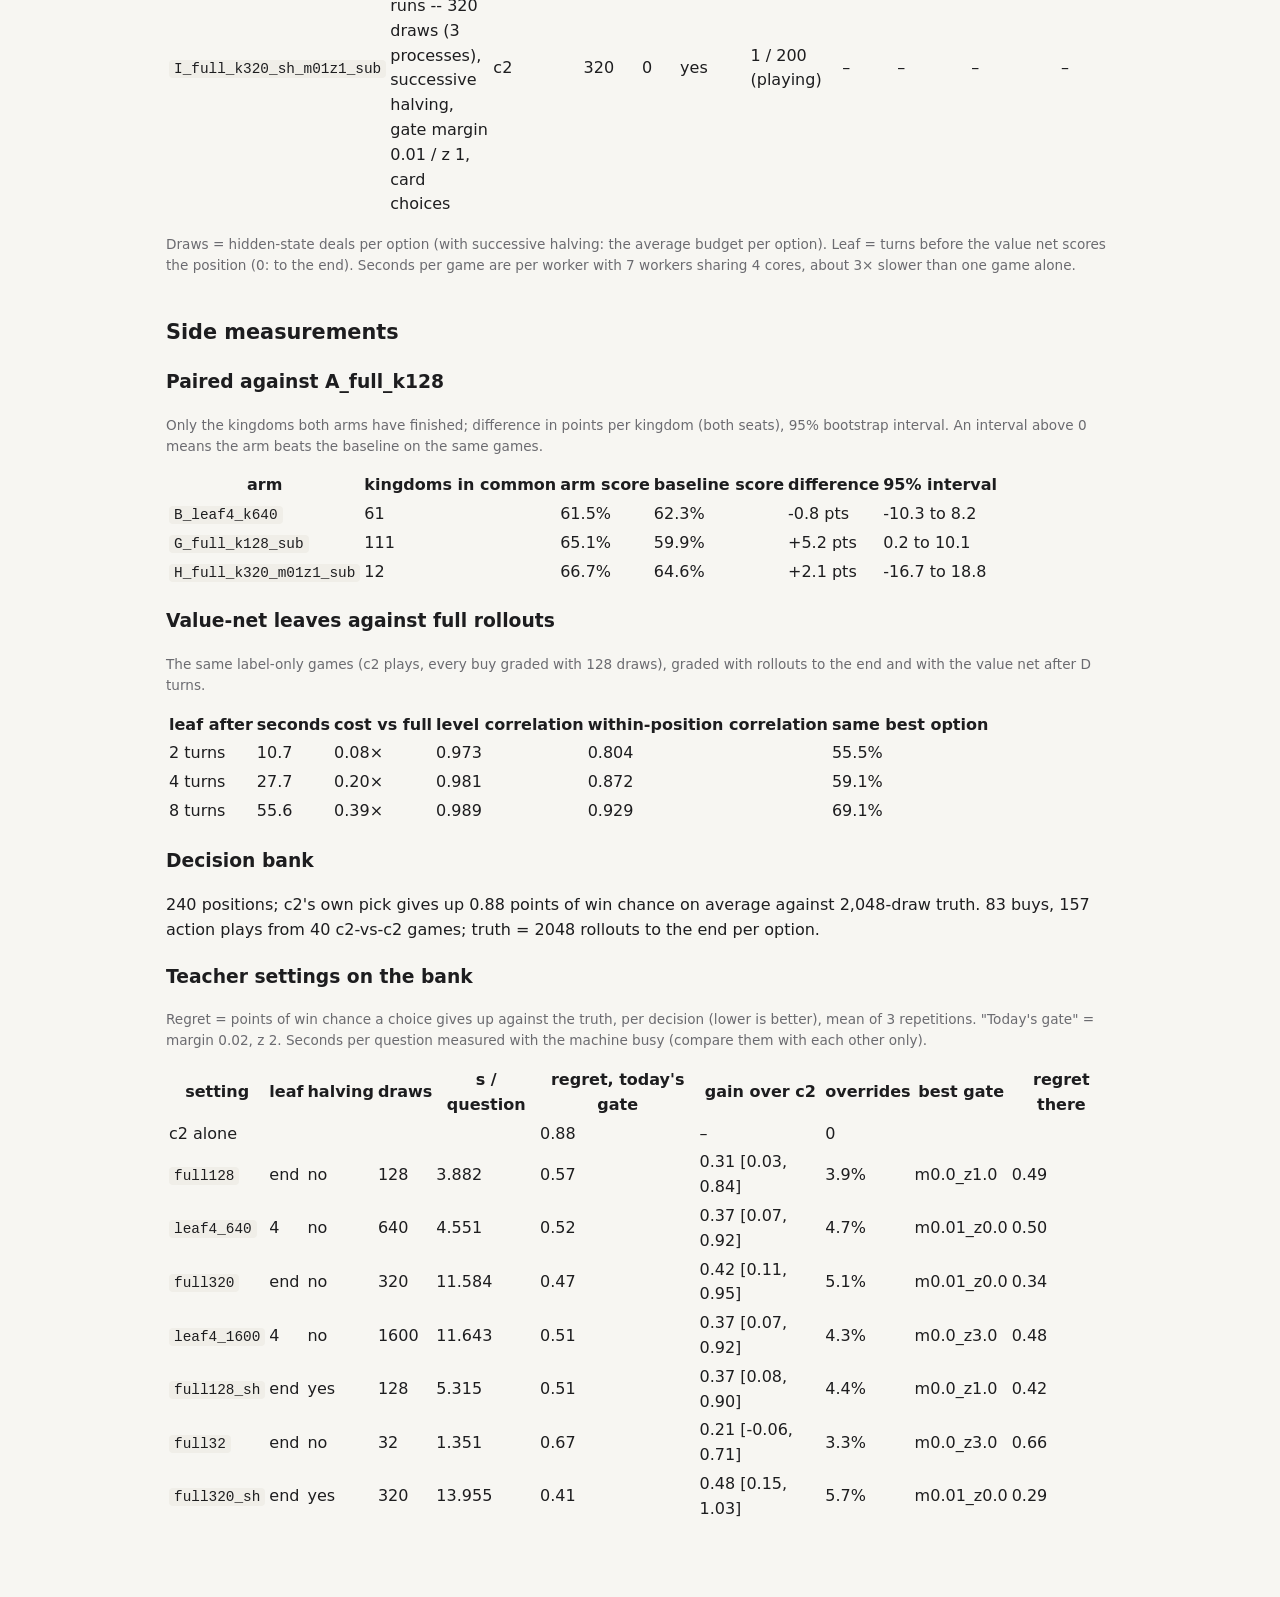
<file: docs/results.html>
<!doctype html>
<html lang="en">
<head>
<meta charset="utf-8">
<meta name="viewport" content="width=device-width, initial-scale=1">
<title>Results</title>
<link rel="stylesheet" href="style.css?v=d5cc2c7c">
</head>
<body>
<main>
<h1>Results</h1>
<p class="lede">Every match arm of <code>queue.txt</code>, read from <code>results/</code>. Score = match points of c2 with
the teacher (win 1, tie ½, loss 0) against the opponent, both seats of every kingdom, the same fresh kingdoms in every
arm (stream <code>ts1</code>). Intervals are 95% bootstrap intervals over kingdoms. An arm still playing shows its
running score: early numbers move a lot.</p>
<section><h2>Match arms</h2><div id="arms"></div>
<p class="muted small">Draws = hidden-state deals per option (with successive halving: the average budget per option).
Leaf = turns before the value net scores the position (0: to the end). Seconds per game are per worker with 7 workers
sharing 4 cores, about 3× slower than one game alone.</p></section>
<section><h2>Side measurements</h2><div id="side"></div></section>
</main>
<script src="site.js?v=a8f18eb9"></script>
<script src="common.js?v=cf5d53e1"></script>
<script src="project.js?v=092dcfd4"></script>
<script src="results.js?v=e6597138"></script>
</body>
</html>
</file>
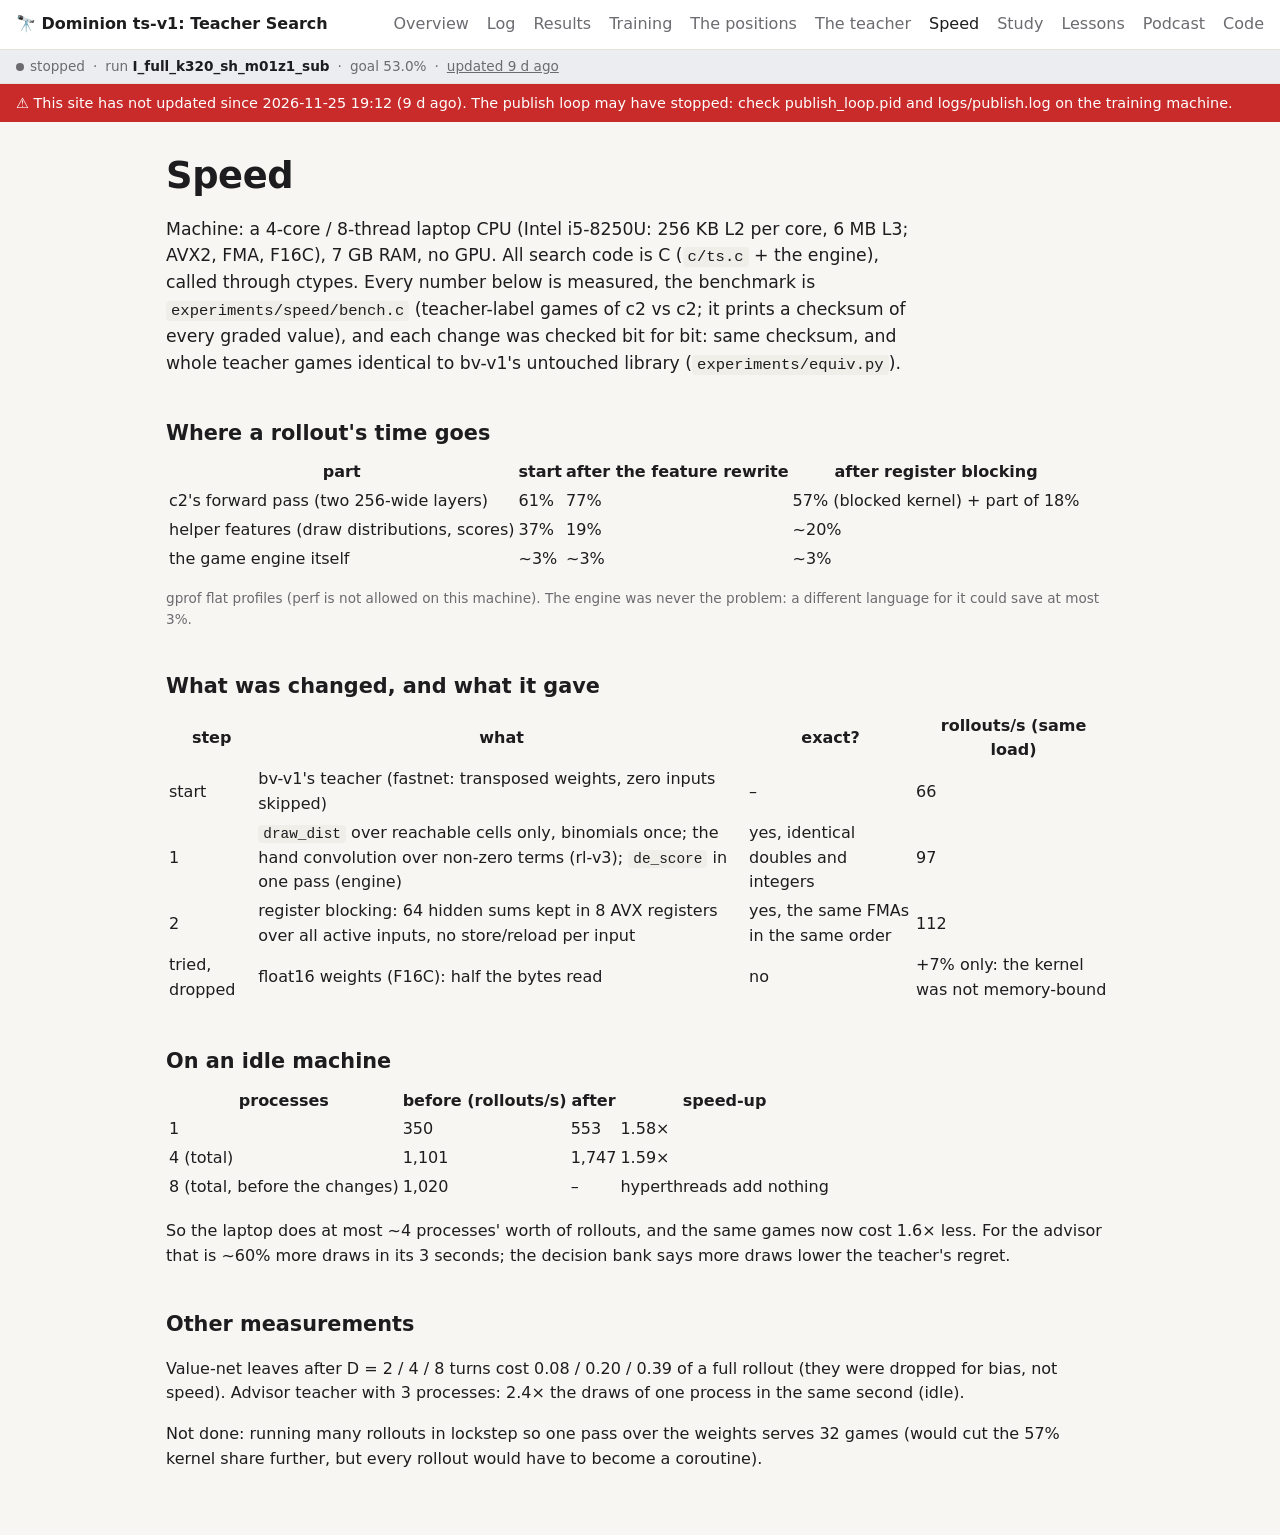
<file: docs/speed.html>
<!doctype html>
<html lang="en">
<head>
<meta charset="utf-8">
<meta name="viewport" content="width=device-width, initial-scale=1">
<title>Speed</title>
<link rel="stylesheet" href="style.css?v=d5cc2c7c">
</head>
<body>
<main>
<h1>Speed</h1>
<p class="lede">Machine: a 4-core / 8-thread laptop CPU (Intel i5-8250U: 256 KB L2 per core, 6 MB L3; AVX2, FMA,
F16C), 7 GB RAM, no GPU. All search code is C (<code>c/ts.c</code> + the engine), called through ctypes. Every number
below is measured, the benchmark is <code>experiments/speed/bench.c</code> (teacher-label games of c2 vs c2; it prints a
checksum of every graded value), and each change was checked bit for bit: same checksum, and whole teacher games
identical to bv-v1's untouched library (<code>experiments/equiv.py</code>).</p>

<section><h2>Where a rollout's time goes</h2>
<div class="tablewrap"><table><tr><th>part</th><th>start</th><th>after the feature rewrite</th><th>after register blocking</th></tr>
<tr><td>c2's forward pass (two 256-wide layers)</td><td>61%</td><td>77%</td><td>57% (blocked kernel) + part of 18%</td></tr>
<tr><td>helper features (draw distributions, scores)</td><td>37%</td><td>19%</td><td>~20%</td></tr>
<tr><td>the game engine itself</td><td>~3%</td><td>~3%</td><td>~3%</td></tr></table></div>
<p class="muted small">gprof flat profiles (perf is not allowed on this machine). The engine was never the problem: a
different language for it could save at most 3%.</p></section>

<section><h2>What was changed, and what it gave</h2>
<div class="tablewrap"><table><tr><th>step</th><th>what</th><th>exact?</th><th>rollouts/s (same load)</th></tr>
<tr><td>start</td><td>bv-v1's teacher (fastnet: transposed weights, zero inputs skipped)</td><td>–</td><td>66</td></tr>
<tr><td>1</td><td><code>draw_dist</code> over reachable cells only, binomials once; the hand convolution over non-zero terms (rl-v3); <code>de_score</code> in one pass (engine)</td><td>yes, identical doubles and integers</td><td>97</td></tr>
<tr><td>2</td><td>register blocking: 64 hidden sums kept in 8 AVX registers over all active inputs, no store/reload per input</td><td>yes, the same FMAs in the same order</td><td>112</td></tr>
<tr><td>tried, dropped</td><td>float16 weights (F16C): half the bytes read</td><td>no</td><td>+7% only: the kernel was not memory-bound</td></tr></table></div></section>

<section><h2>On an idle machine</h2>
<div class="tablewrap"><table><tr><th>processes</th><th>before (rollouts/s)</th><th>after</th><th>speed-up</th></tr>
<tr><td>1</td><td>350</td><td>553</td><td>1.58×</td></tr>
<tr><td>4 (total)</td><td>1,101</td><td>1,747</td><td>1.59×</td></tr>
<tr><td>8 (total, before the changes)</td><td>1,020</td><td>–</td><td>hyperthreads add nothing</td></tr></table></div>
<p>So the laptop does at most ~4 processes' worth of rollouts, and the same games now cost 1.6× less. For the advisor
that is ~60% more draws in its 3 seconds; the decision bank says more draws lower the teacher's regret.</p></section>

<section><h2>Other measurements</h2>
<p>Value-net leaves after D = 2 / 4 / 8 turns cost 0.08 / 0.20 / 0.39 of a full rollout (they were dropped for bias,
not speed). Advisor teacher with 3 processes: 2.4× the draws of one process in the same second (idle).</p>
<p>Not done: running many rollouts in lockstep so one pass over the weights serves 32 games (would cut the 57% kernel
share further, but every rollout would have to become a coroutine).</p></section>
</main>
<script src="site.js?v=a8f18eb9"></script>
<script src="common.js?v=cf5d53e1"></script>
<script src="project.js?v=092dcfd4"></script>

</body>
</html>
</file>
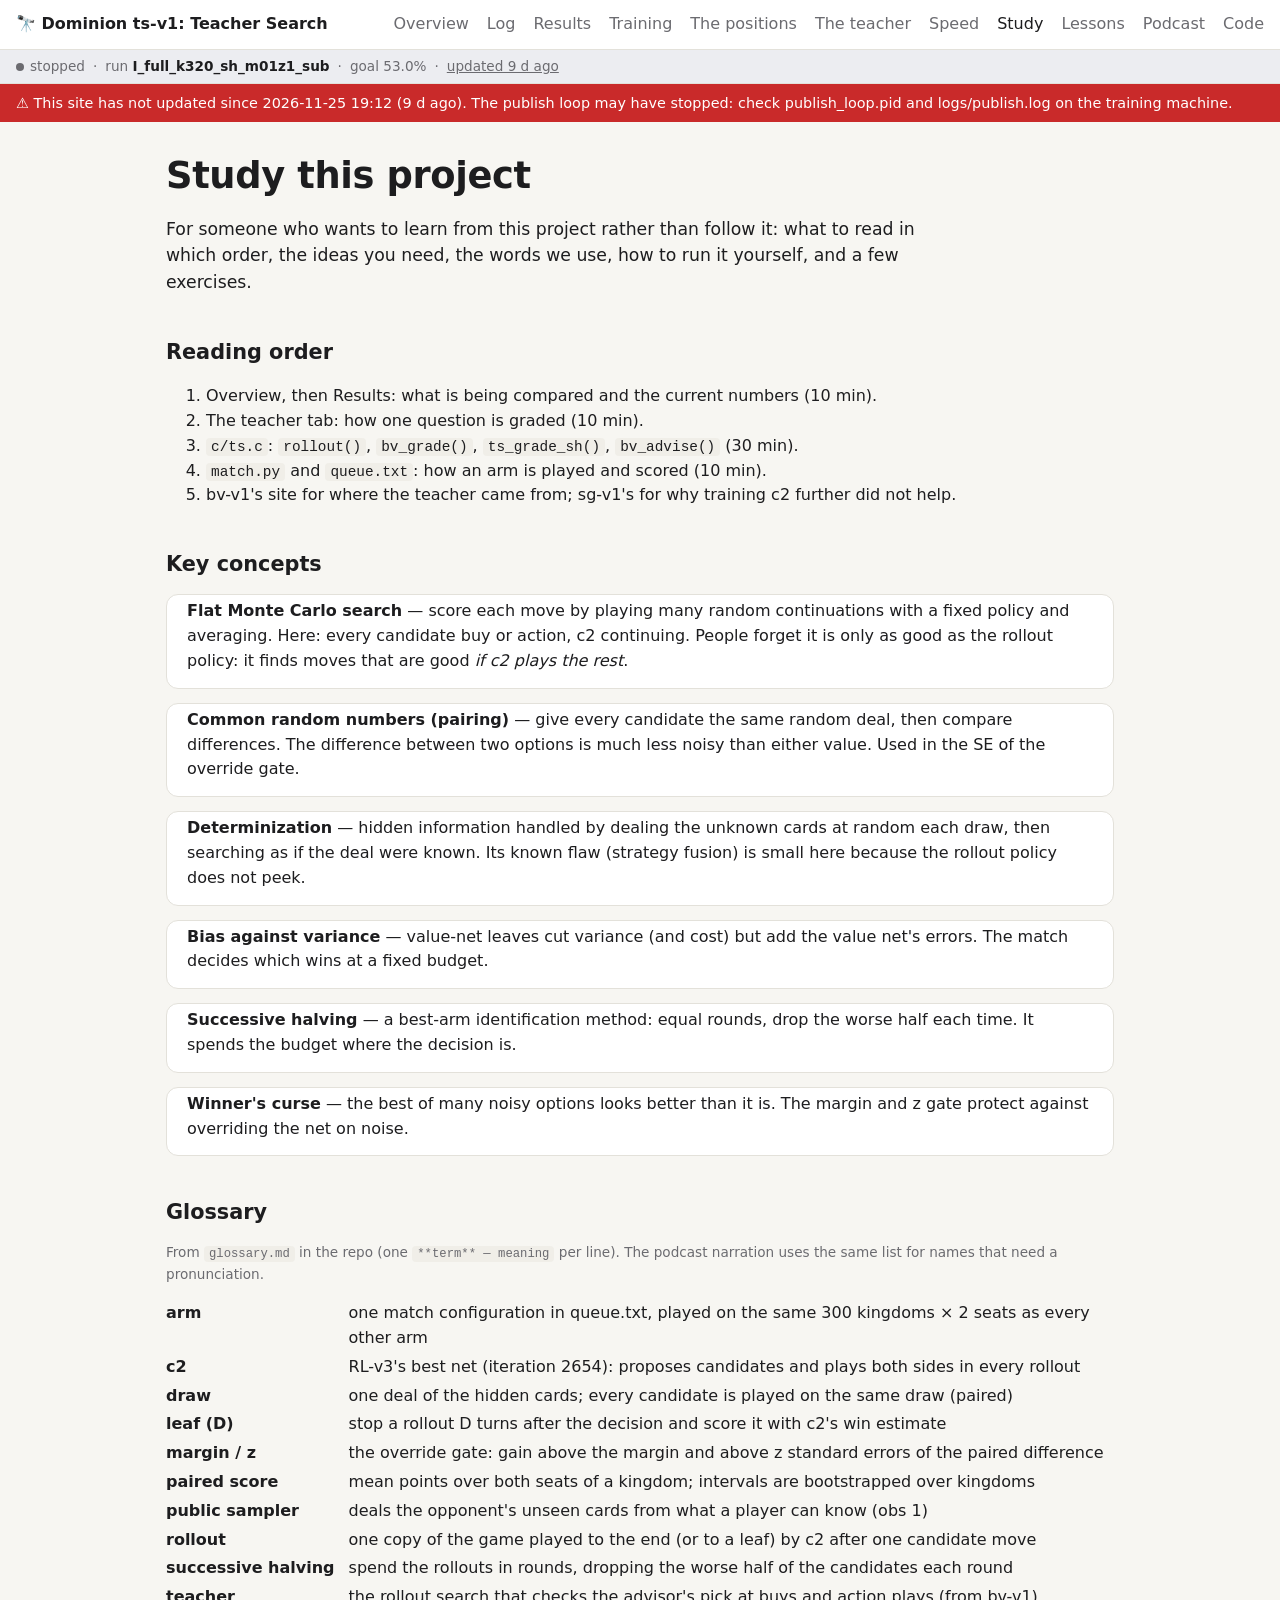
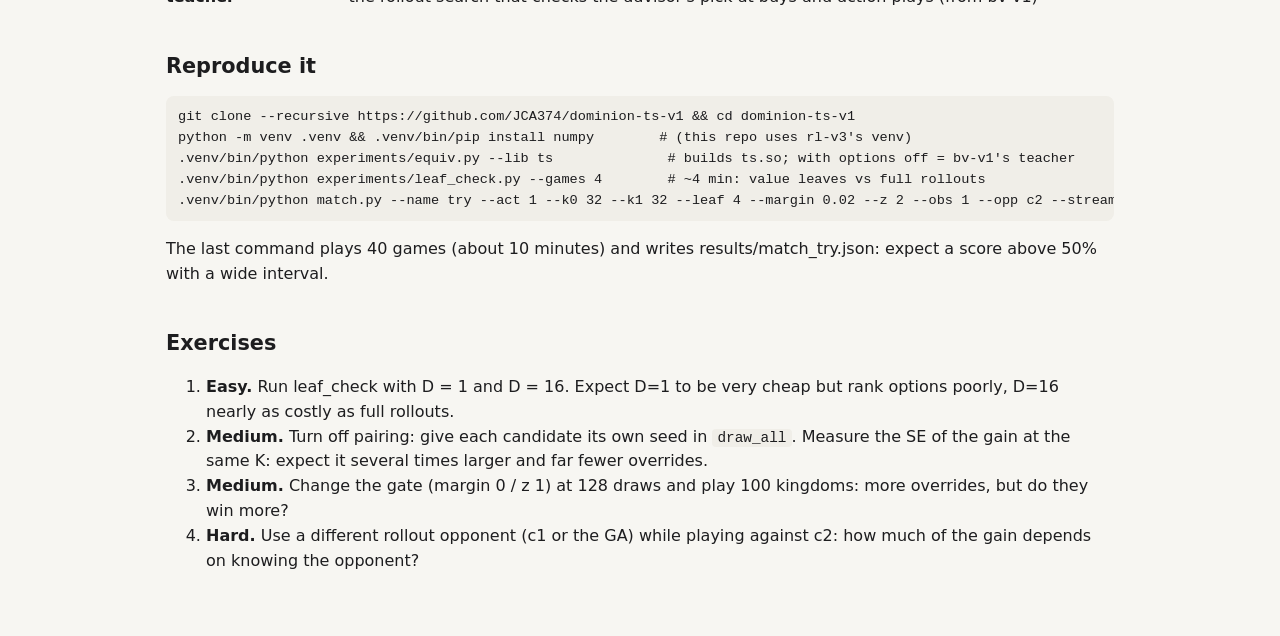
<file: docs/study.html>
<!doctype html>
<html lang="en">
<head>
<meta charset="utf-8">
<meta name="viewport" content="width=device-width, initial-scale=1">
<title>Study</title>
<link rel="stylesheet" href="style.css?v=d5cc2c7c">
</head>
<body>
<main>
<h1>Study this project</h1>
<p class="lede">For someone who wants to learn from this project rather than follow it: what to read in which order, the ideas
you need, the words we use, how to run it yourself, and a few exercises.</p>

<section>
  <h2>Reading order</h2>
  <ol>
<li>Overview, then Results: what is being compared and the current numbers (10 min).</li>
<li>The teacher tab: how one question is graded (10 min).</li>
<li><code>c/ts.c</code>: <code>rollout()</code>, <code>bv_grade()</code>, <code>ts_grade_sh()</code>, <code>bv_advise()</code> (30 min).</li>
<li><code>match.py</code> and <code>queue.txt</code>: how an arm is played and scored (10 min).</li>
<li>bv-v1's site for where the teacher came from; sg-v1's for why training c2 further did not help.</li>
</ol>
  <ol id="order">
  </ol>
</section>

<section>
  <h2>Key concepts</h2>
  <div class="box"><b>Flat Monte Carlo search</b> — score each move by playing many random continuations with a fixed policy and averaging. Here: every candidate buy or action, c2 continuing. People forget it is only as good as the rollout policy: it finds moves that are good <em>if c2 plays the rest</em>.</div>
<div class="box"><b>Common random numbers (pairing)</b> — give every candidate the same random deal, then compare differences. The difference between two options is much less noisy than either value. Used in the SE of the override gate.</div>
<div class="box"><b>Determinization</b> — hidden information handled by dealing the unknown cards at random each draw, then searching as if the deal were known. Its known flaw (strategy fusion) is small here because the rollout policy does not peek.</div>
<div class="box"><b>Bias against variance</b> — value-net leaves cut variance (and cost) but add the value net's errors. The match decides which wins at a fixed budget.</div>
<div class="box"><b>Successive halving</b> — a best-arm identification method: equal rounds, drop the worse half each time. It spends the budget where the decision is.</div>
<div class="box"><b>Winner's curse</b> — the best of many noisy options looks better than it is. The margin and z gate protect against overriding the net on noise.</div>
</section>

<section>
  <h2>Glossary</h2>
  <p class="muted small">From <code>glossary.md</code> in the repo (one <code>**term** — meaning</code> per line). The podcast narration uses the same list for names that need a pronunciation.</p>
  <dl class="glossary" id="glossary"></dl>
</section>

<section>
  <h2>Reproduce it</h2>
  <pre>
git clone --recursive https://github.com/JCA374/dominion-ts-v1 && cd dominion-ts-v1
python -m venv .venv && .venv/bin/pip install numpy        # (this repo uses rl-v3's venv)
.venv/bin/python experiments/equiv.py --lib ts              # builds ts.so; with options off = bv-v1's teacher
.venv/bin/python experiments/leaf_check.py --games 4        # ~4 min: value leaves vs full rollouts
.venv/bin/python match.py --name try --act 1 --k0 32 --k1 32 --leaf 4 --margin 0.02 --z 2 --obs 1 --opp c2 --stream ts1 --kingdoms 20 --workers 4
</pre><p>The last command plays 40 games (about 10 minutes) and writes results/match_try.json: expect a score above 50% with a wide interval.</p>
</section>

<section>
  <h2>Exercises</h2>
  <ol>
<li><b>Easy.</b> Run leaf_check with D = 1 and D = 16. Expect D=1 to be very cheap but rank options poorly, D=16 nearly as costly as full rollouts.</li>
<li><b>Medium.</b> Turn off pairing: give each candidate its own seed in <code>draw_all</code>. Measure the SE of the gain at the same K: expect it several times larger and far fewer overrides.</li>
<li><b>Medium.</b> Change the gate (margin 0 / z 1) at 128 draws and play 100 kingdoms: more overrides, but do they win more?</li>
<li><b>Hard.</b> Use a different rollout opponent (c1 or the GA) while playing against c2: how much of the gain depends on knowing the opponent?</li>
</ol>
</section>
</main>
<script src="site.js?v=a8f18eb9"></script>
<script src="common.js?v=cf5d53e1"></script>
<script src="project.js?v=092dcfd4"></script>
<script src="study.js?v=ca69f153"></script>
</body>
</html>
</file>
<file: docs/style.css>
:root {
  --bg: #f7f6f2; --panel: #ffffff; --ink: #1d1d1f; --muted: #6b6b70; --line: #e3e1da;
  --accent: #3b5bdb; --good: #2f9e44; --warn: #e8590c; --bad: #c92a2a; --band: rgba(59, 91, 219, .06);
  --code: #f0eee8;
}
@media (prefers-color-scheme: dark) {
  :root:not([data-theme="light"]) {
    --bg: #111215; --panel: #1a1b20; --ink: #ececf1; --muted: #9a9aa3; --line: #2c2d34;
    --accent: #8ea6ff; --good: #69db7c; --warn: #ffa94d; --bad: #ff8787; --band: rgba(142, 166, 255, .08);
    --code: #23242b;
  }
}
:root[data-theme="dark"] {
  --bg: #111215; --panel: #1a1b20; --ink: #ececf1; --muted: #9a9aa3; --line: #2c2d34;
  --accent: #8ea6ff; --good: #69db7c; --warn: #ffa94d; --bad: #ff8787; --band: rgba(142, 166, 255, .08);
  --code: #23242b;
}
* { box-sizing: border-box; }
body { margin: 0; background: var(--bg); color: var(--ink); font: 16px/1.55 system-ui, -apple-system, "Segoe UI", sans-serif; }
main { max-width: 980px; margin: 0 auto; padding: 0 16px 48px; }
nav.top { display: flex; gap: 18px; align-items: center; padding: 12px 16px; border-bottom: 1px solid var(--line);
  background: var(--panel); position: sticky; top: 0; z-index: 5; flex-wrap: wrap; }
nav.top a { color: var(--muted); text-decoration: none; }
nav.top a.on, nav.top a:hover { color: var(--ink); }
nav.top .brand { color: var(--ink); font-weight: 650; margin-right: auto; }
h1 { font-size: clamp(1.6rem, 4vw, 2.3rem); line-height: 1.2; margin: 32px 0 12px; letter-spacing: -.01em; }
h2 { margin: 40px 0 8px; font-size: 1.3rem; }
.lede { font-size: 1.08rem; max-width: 760px; }
.muted { color: var(--muted); } .small { font-size: .85rem; font-weight: 400; }
a { color: var(--accent); }
.cards { display: grid; grid-template-columns: repeat(auto-fit, minmax(min(150px, 45%), 1fr)); gap: 12px; margin-top: 20px; }
.card { background: var(--panel); border: 1px solid var(--line); border-radius: 12px; padding: 14px 16px; }
.card .k { color: var(--muted); font-size: .8rem; text-transform: uppercase; letter-spacing: .05em; }
.card .v { font-size: 1.6rem; font-weight: 650; font-variant-numeric: tabular-nums; }
.card .s { color: var(--muted); font-size: .85rem; }
.stage { background: var(--panel); border: 1px solid var(--line); border-radius: 12px; padding: 12px 16px; margin: 8px 0;
  display: grid; grid-template-columns: 34px 1fr; gap: 4px 12px; }
.stage .n { width: 30px; height: 30px; border-radius: 50%; display: grid; place-items: center; font-weight: 650;
  background: var(--code); color: var(--muted); }
.stage.passed .n { background: var(--good); color: var(--panel); }
.stage.current { border-color: var(--accent); }
.stage.current .n { background: var(--accent); color: var(--panel); }
.stage.capped .n { background: var(--warn); color: var(--panel); }
.stage h3 { margin: 2px 0; font-size: 1.02rem; }
.stage dl { margin: 0; display: grid; grid-template-columns: max-content 1fr; gap: 2px 10px; font-size: .9rem; }
.stage dt { color: var(--muted); }
.stage dd { margin: 0; }
.chartbox { background: var(--panel); border: 1px solid var(--line); border-radius: 12px; padding: 10px; }
.ev { background: var(--panel); border: 1px solid var(--line); border-radius: 12px; padding: 12px 16px; margin: 10px 0;
  display: flex; gap: 16px; flex-wrap: wrap; }
.ev .body { flex: 1 1 320px; min-width: 0; }
.ev .t { color: var(--muted); font-size: .8rem; font-variant-numeric: tabular-nums; }
.ev h4 { margin: 2px 0 4px; font-size: 1rem; }
.ev p { margin: 4px 0; white-space: pre-wrap; }
.ev img { width: 420px; max-width: 100%; border-radius: 8px; border: 1px solid var(--line); background: #000; }
.tag { display: inline-block; font-size: .72rem; padding: 1px 8px; border-radius: 99px; margin-right: 6px;
  background: var(--code); color: var(--muted); text-transform: uppercase; letter-spacing: .04em; }
.tag.stage_pass, .tag.goal_check { background: var(--good); color: var(--panel); }
.tag.new_best { background: var(--accent); color: var(--panel); }
.tag.journal { background: var(--ink); color: var(--panel); }
.tag.stage_cap { background: var(--warn); color: var(--panel); }
.lesson { background: var(--panel); border: 1px solid var(--line); border-radius: 12px; padding: 4px 20px 16px; margin: 16px 0; }
code { background: var(--code); padding: 1px 5px; border-radius: 4px; font-size: .9em; }
footer { max-width: 980px; margin: 0 auto; padding: 24px 16px 40px; color: var(--muted); font-size: .85rem; border-top: 1px solid var(--line); }
table.t { border-collapse: collapse; width: 100%; background: var(--panel); border: 1px solid var(--line); border-radius: 12px;
  overflow: hidden; font-size: .92rem; font-variant-numeric: tabular-nums; }
table.t th, table.t td { padding: 7px 10px; border-bottom: 1px solid var(--line); text-align: left; }
table.t th { color: var(--muted); font-weight: 600; font-size: .8rem; text-transform: uppercase; letter-spacing: .04em; }
table.t tr:last-child td { border-bottom: 0; }
table.t td.num { text-align: right; }
.tablewrap { overflow-x: auto; }
.countdown { font-size: 1.05rem; font-weight: 600; }
.box { background: var(--panel); border: 1px solid var(--line); border-radius: 12px; padding: 4px 20px 14px; margin: 14px 0; }
.box h3 { margin: 14px 0 6px; }
.chartbox .h { position: relative; height: 300px; }
pre { background: var(--code); padding: 10px 12px; border-radius: 8px; overflow-x: auto; font-size: .85rem; }
.tag.goal_best { background: var(--accent); color: var(--panel); }
.tag.crash { background: var(--bad); color: var(--panel); }
.bar { height: 10px; border-radius: 5px; background: var(--accent); display: inline-block; vertical-align: middle; }
/* Play tab */
.picker { display: flex; gap: 8px; flex-wrap: wrap; margin: 10px 0; }
.picker button { border: 1px solid var(--line); background: var(--panel); color: var(--ink); border-radius: 99px; padding: 6px 14px;
  cursor: pointer; font: inherit; font-size: .92rem; }
.picker button.on { background: var(--accent); color: var(--panel); border-color: var(--accent); }
.player { background: #000; border-radius: 12px; overflow: hidden; border: 1px solid var(--line); }
.player video { width: 100%; display: block; aspect-ratio: 3 / 2; background: #000; }
.games { display: grid; grid-template-columns: repeat(auto-fill, minmax(210px, 1fr)); gap: 10px; margin-top: 14px; }
.game { background: var(--panel); border: 1px solid var(--line); border-radius: 12px; padding: 10px 12px; cursor: pointer; text-align: left;
  color: var(--ink); font: inherit; }
.game.on { border-color: var(--accent); box-shadow: 0 0 0 2px var(--accent) inset; }
.game .ttl { font-weight: 650; } .game .d { color: var(--muted); font-size: .82rem; }
.badge { display: inline-block; font-size: .72rem; padding: 1px 8px; border-radius: 99px; margin-top: 6px; }
.badge.ok { background: var(--good); color: var(--panel); } .badge.bad { background: var(--bad); color: var(--panel); }
.cmp { display: grid; grid-template-columns: repeat(auto-fill, minmax(230px, 1fr)); gap: 10px; }
.cmp figure { margin: 0; } .cmp video { width: 100%; border-radius: 8px; background: #000; } .cmp figcaption { font-size: .82rem; color: var(--muted); }
.ev img { cursor: pointer; }
/* v2: status strip, stale banner, overview, training, model, study */
.strip { display: flex; flex-wrap: wrap; gap: 4px 0; align-items: center; padding: 6px 16px; font-size: .85rem; color: var(--muted);
  background: var(--band); border-bottom: 1px solid var(--line); }
.strip b { color: var(--ink); font-weight: 600; } .strip .sep { margin: 0 8px; } .strip a { color: var(--muted); }
.dot { display: inline-block; width: 8px; height: 8px; border-radius: 50%; background: var(--muted); margin-right: 6px; vertical-align: middle; }
.dot.on { background: var(--good); box-shadow: 0 0 0 3px rgba(47, 158, 68, .25); }
.stale { background: var(--bad); color: #fff; padding: 8px 16px; font-size: .9rem; }
.guide { display: grid; grid-template-columns: max-content 1fr; gap: 6px 14px; }
.guide dt { font-weight: 600; } .guide dd { margin: 0; color: var(--muted); }
.dec h3 { margin-bottom: 4px; }
.charts { display: grid; grid-template-columns: repeat(auto-fill, minmax(300px, 1fr)); gap: 12px; }
.charts .chartbox h3 { margin: 4px 6px 6px; font-size: .95rem; }
.charts .chartbox .h { height: 220px; }
.tl { background: var(--panel); border: 1px solid var(--line); border-radius: 12px; padding: 10px 14px; margin: 10px 0; }
.tlrun { font-weight: 600; margin-bottom: 6px; }
.tlrow { display: grid; grid-template-columns: minmax(90px, 180px) 1fr; gap: 8px; align-items: center; font-size: .85rem; margin: 3px 0; }
.tlname { overflow: hidden; text-overflow: ellipsis; white-space: nowrap; color: var(--muted); }
.tlbar { position: relative; height: 14px; background: var(--code); border-radius: 7px; }
.tlseg { position: absolute; top: 0; height: 14px; border-radius: 7px; background: var(--accent); }
.tlseg.passed { background: var(--good); } .tlseg.capped { background: var(--warn); } .tlseg.running { background: var(--accent); opacity: .85; }
.figs { display: grid; grid-template-columns: 1fr; gap: 18px; max-width: 900px; }
.fig { margin: 0; background: var(--panel); border: 1px solid var(--line); border-radius: 12px; padding: 8px; }
.fig img { width: 100%; border-radius: 8px; display: block; background: #fff; }
.fig a { display: block; cursor: zoom-in; }
.fig figcaption { font-size: .95rem; color: var(--muted); padding: 8px 4px 2px; line-height: 1.45; }
.fig figcaption b { color: var(--ink, inherit); display: block; font-size: 1.05rem; margin-bottom: 2px; }
.glossary { display: grid; grid-template-columns: max-content 1fr; gap: 4px 14px; }
.glossary dt { font-weight: 600; } .glossary dd { margin: 0; }
@media (max-width: 600px) {
  nav.top { gap: 10px 14px; padding: 10px 16px; font-size: .95rem; }
  .guide, .glossary { grid-template-columns: 1fr; } .guide dd, .glossary dd { margin: 0 0 8px; }
  .ev img { width: 100%; }
  .tlrow { grid-template-columns: 80px 1fr; }
}
</file>
